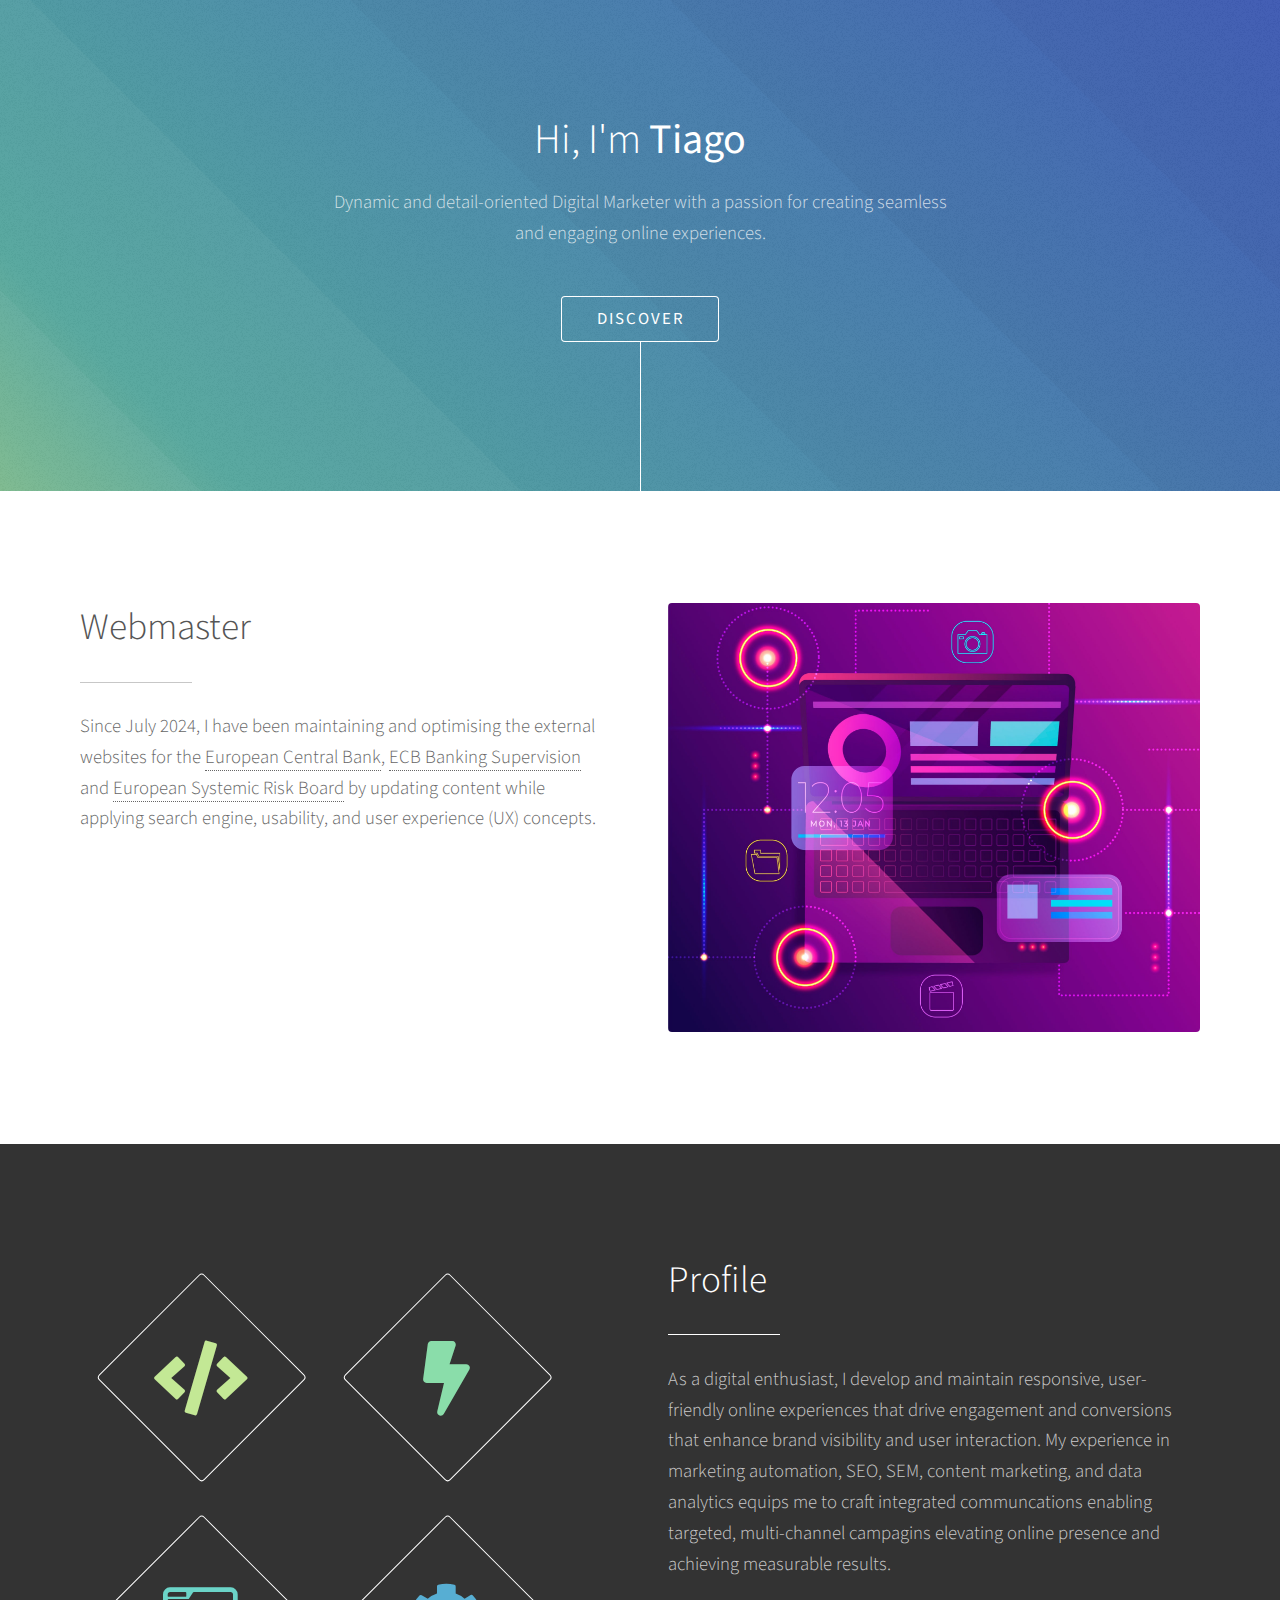
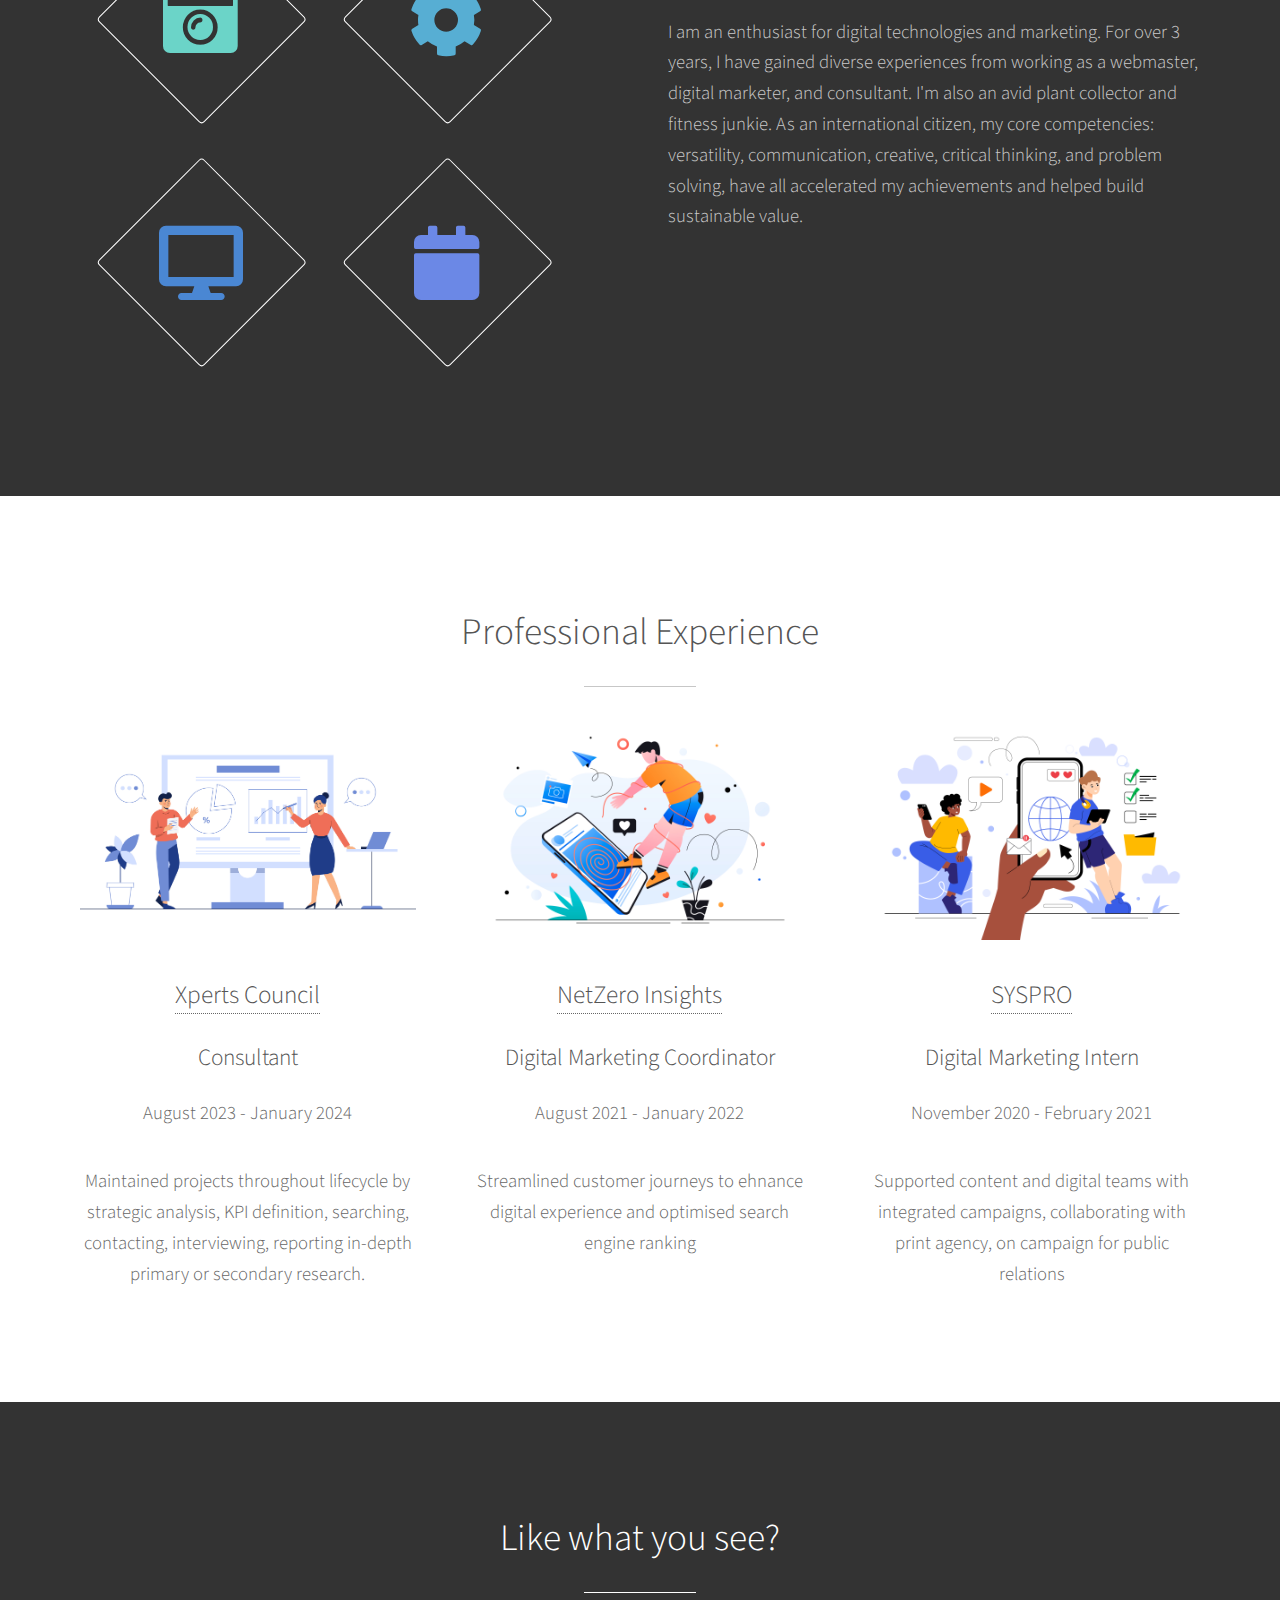
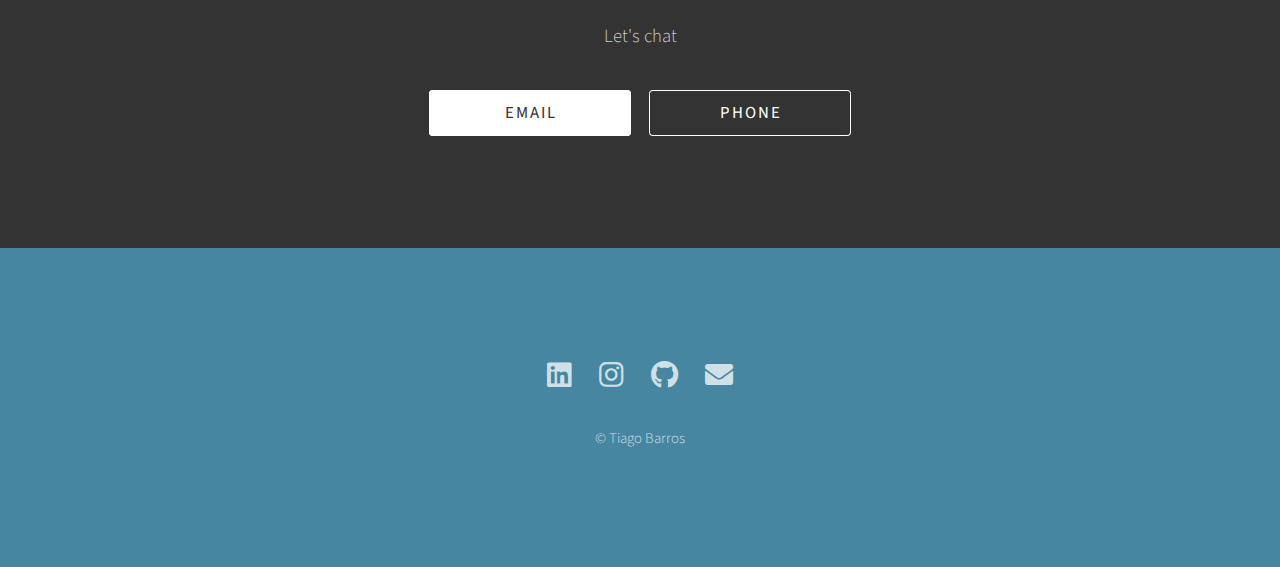
<file: index.html>
<!DOCTYPE HTML>
<!--
	Photon by HTML5 UP
	html5up.net | @ajlkn
	Free for personal and commercial use under the CCA 3.0 license (html5up.net/license)
-->
<html>
	<head>
		<title>Tiago Barros Curriculum Vitae</title>
		<meta charset="utf-8" />
		<meta name="viewport" content="width=device-width, initial-scale=1, user-scalable=no" />
		<link rel="stylesheet" href="assets/css/main.css" />
		<noscript><link rel="stylesheet" href="assets/css/noscript.css" /></noscript>
	</head>
	<body class="is-preload">

		<!-- Header -->
			<section id="header">
				<div class="inner">
					<h1>Hi, I'm <strong>Tiago</strong></h1>
					<p>Dynamic and detail-oriented Digital Marketer with a passion for creating seamless<br>and engaging online experiences.</p>
					<ul class="actions special">
						<li><a href="#one" class="button scrolly">Discover</a></li>
					</ul>
				</div>
			</section>

		<!-- One -->
			<section id="one" class="main style1">
				<div class="container">
					<div class="row gtr-150">
						<div class="col-6 col-12-medium">
							<header class="major">
								<h2>Webmaster</h2>
							</header>
							<p>Since July 2024, I have been maintaining and optimising the external websites for the <a Href="https://www.ecb.europa.eu/home/html/index.en.html">European Central Bank</a>, <a href="https://www.bankingsupervision.europa.eu/home/html/index.en.html">ECB Banking Supervision</a> and <a href="https://www.esrb.europa.eu/home/html/index.en.html">European Systemic Risk Board</a> by updating content while applying search engine, usability, and user experience (UX) concepts.</p>
						</div>
						<div class="col-6 col-12-medium imp-medium">
							<span class="image fit"><img src="/images/2279852.jpg" alt="" /></span>
						</div>
					</div>
				</div>
			</section>

		<!-- Two -->
			<section id="two" class="main style2">
				<div class="container">
					<div class="row gtr-150">
						<div class="col-6 col-12-medium">
							<ul class="major-icons">
								<li><span class="icon solid style1 major fa-code"></span></li>
								<li><span class="icon solid style2 major fa-bolt"></span></li>
								<li><span class="icon solid style3 major fa-camera-retro"></span></li>
								<li><span class="icon solid style4 major fa-cog"></span></li>
								<li><span class="icon solid style5 major fa-desktop"></span></li>
								<li><span class="icon solid style6 major fa-calendar"></span></li>
							</ul>
						</div>
						<div class="col-6 col-12-medium">
							<header class="major">
								<h2>Profile</h2>
							</header>
							<p>As a digital enthusiast, I develop and maintain responsive, user-friendly online experiences that drive engagement and conversions that enhance brand visibility and user interaction. My experience in marketing automation, SEO, SEM, content marketing, and data analytics equips me to craft integrated communcations enabling targeted, multi-channel campagins elevating online presence and achieving measurable results.</p>
							<p>I am an enthusiast for digital technologies and marketing. For over 3 years, I have gained diverse experiences from working as a webmaster, digital marketer, and consultant. I'm also an avid plant collector and fitness junkie. As an international citizen, my core competencies: versatility, communication, creative, critical thinking, and problem solving, have all accelerated my achievements and helped build sustainable value.</p>
						</div>
					</div>
				</div>
			</section>

		<!-- Three -->
			<section id="three" class="main style1 special">
				<div class="container">
					<header class="major">
						<h2>Professional Experience</h2>
					</header>
						<div class="row gtr-150">
						<div class="col-4 col-12-medium">
							<span class="image fit"><img src="images/Work_3.jpg" alt="" /></span>
							<h3><a Href="https://https://xpertscouncil.com/">Xperts Council</a></h3>
							<h4>Consultant</h4>
							<p>August 2023 - January 2024</p>
							<p>Maintained projects throughout lifecycle by strategic analysis, KPI definition, searching, contacting, interviewing, reporting in-depth primary or secondary research.</p>

						</div>
						<div class="col-4 col-12-medium">
							<span class="image fit"><img src="images/9603066.jpg" alt="" /></span>
							<h3><a Href="https://netzeroinsights.com/">NetZero Insights</a></h3>
							<h4>Digital Marketing Coordinator</h4>
							<p>August 2021 - January 2022</p>
							<p>Streamlined customer journeys to ehnance digital experience and optimised search engine ranking</p>

						</div>
						<div class="col-4 col-12-medium">
							<span class="image fit"><img src="images/10339979.jpg" alt="" /></span>
							<h3><a Href="https://www.syspro.com/">SYSPRO</a></h3>
							<h4>Digital Marketing Intern</h4>
							<p>November 2020 - February 2021</p>
							<p>Supported content and digital teams with integrated campaigns, collaborating with print agency, on campaign for public relations</p>

						</div>
					</div>
				</div>
			</section>

		<!-- Four -->
			<section id="four" class="main style2 special">
				<div class="container">
					<header class="major">
						<h2>Like what you see?</h2>
					</header>
					<p>Let's chat</p>
					<ul class="actions special">
						<li><a href="mailto:tiagodb3@gmail.com" class="button wide primary">Email</a></li>
						<li><a href="tel:+351913305205" class="button wide">Phone</a></li>
					</ul>
				</div>
			</section>

		<!-- Five -->
		<!--
			<section id="five" class="main style1">
				<div class="container">
					<header class="major special">
						<h2>Elements</h2>
					</header>

					<section>
						<h4>Text</h4>
						<p>This is <b>bold</b> and this is <strong>strong</strong>. This is <i>italic</i> and this is <em>emphasized</em>.
						This is <sup>superscript</sup> text and this is <sub>subscript</sub> text.
						This is <u>underlined</u> and this is code: <code>for (;;) { ... }</code>. Finally, <a href="#">this is a link</a>.</p>
						<hr />
						<header>
							<h4>Heading with a Subtitle</h4>
							<p>Lorem ipsum dolor sit amet nullam id egestas urna aliquam</p>
						</header>
						<p>Nunc lacinia ante nunc ac lobortis. Interdum adipiscing gravida odio porttitor sem non mi integer non faucibus ornare mi ut ante amet placerat aliquet. Volutpat eu sed ante lacinia sapien lorem accumsan varius montes viverra nibh in adipiscing blandit tempus accumsan.</p>
						<header>
							<h5>Heading with a Subtitle</h5>
							<p>Lorem ipsum dolor sit amet nullam id egestas urna aliquam</p>
						</header>
						<p>Nunc lacinia ante nunc ac lobortis. Interdum adipiscing gravida odio porttitor sem non mi integer non faucibus ornare mi ut ante amet placerat aliquet. Volutpat eu sed ante lacinia sapien lorem accumsan varius montes viverra nibh in adipiscing blandit tempus accumsan.</p>
						<hr />
						<h2>Heading Level 2</h2>
						<h3>Heading Level 3</h3>
						<h4>Heading Level 4</h4>
						<h5>Heading Level 5</h5>
						<h6>Heading Level 6</h6>
						<hr />
						<h5>Blockquote</h5>
						<blockquote>Fringilla nisl. Donec accumsan interdum nisi, quis tincidunt felis sagittis eget tempus euismod. Vestibulum ante ipsum primis in faucibus vestibulum. Blandit adipiscing eu felis iaculis volutpat ac adipiscing accumsan faucibus. Vestibulum ante ipsum primis in faucibus lorem ipsum dolor sit amet nullam adipiscing eu felis.</blockquote>
						<h5>Preformatted</h5>
						<pre><code>i = 0;

while (!deck.isInOrder()) {
print 'Iteration ' + i;
deck.shuffle();
i++;
}

print 'It took ' + i + ' iterations to sort the deck.';</code></pre>
					</section>

					<section>
						<h4>Lists</h4>
						<div class="row">
							<div class="col-6 col-12-medium">
								<h5>Unordered</h5>
								<ul>
									<li>Dolor pulvinar etiam.</li>
									<li>Sagittis adipiscing.</li>
									<li>Felis enim feugiat.</li>
								</ul>
								<h5>Alternate</h5>
								<ul class="alt">
									<li>Dolor pulvinar etiam.</li>
									<li>Sagittis adipiscing.</li>
									<li>Felis enim feugiat.</li>
								</ul>
							</div>
							<div class="col-6 col-12-medium">
								<h5>Ordered</h5>
								<ol>
									<li>Dolor pulvinar etiam.</li>
									<li>Etiam vel felis viverra.</li>
									<li>Felis enim feugiat.</li>
									<li>Dolor pulvinar etiam.</li>
									<li>Etiam vel felis lorem.</li>
									<li>Felis enim et feugiat.</li>
								</ol>
								<h5>Icons</h5>
								<ul class="icons">
									<li><a href="#" class="icon brands fa-twitter"><span class="label">Twitter</span></a></li>
									<li><a href="#" class="icon brands fa-facebook-f"><span class="label">Facebook</span></a></li>
									<li><a href="#" class="icon brands fa-instagram"><span class="label">Instagram</span></a></li>
									<li><a href="#" class="icon brands fa-github"><span class="label">Github</span></a></li>
								</ul>
							</div>
						</div>
						<h5>Actions</h5>
						<div class="row">
							<div class="col-6 col-12-medium">
								<ul class="actions">
									<li><a href="#" class="button primary">Default</a></li>
									<li><a href="#" class="button">Default</a></li>
								</ul>
								<ul class="actions small">
									<li><a href="#" class="button primary small">Small</a></li>
									<li><a href="#" class="button small">Small</a></li>
								</ul>
								<ul class="actions stacked">
									<li><a href="#" class="button primary">Default</a></li>
									<li><a href="#" class="button">Default</a></li>
								</ul>
								<ul class="actions stacked">
									<li><a href="#" class="button primary small">Small</a></li>
									<li><a href="#" class="button small">Small</a></li>
								</ul>
							</div>
							<div class="col-6 col-12-medium">
								<ul class="actions stacked">
									<li><a href="#" class="button primary fit">Default</a></li>
									<li><a href="#" class="button fit">Default</a></li>
								</ul>
								<ul class="actions stacked">
									<li><a href="#" class="button primary small fit">Small</a></li>
									<li><a href="#" class="button small fit">Small</a></li>
								</ul>
							</div>
						</div>
					</section>

					<section>
						<h4>Table</h4>
						<h5>Default</h5>
						<div class="table-wrapper">
							<table>
								<thead>
									<tr>
										<th>Name</th>
										<th>Description</th>
										<th>Price</th>
									</tr>
								</thead>
								<tbody>
									<tr>
										<td>Item One</td>
										<td>Ante turpis integer aliquet porttitor.</td>
										<td>29.99</td>
									</tr>
									<tr>
										<td>Item Two</td>
										<td>Vis ac commodo adipiscing arcu aliquet.</td>
										<td>19.99</td>
									</tr>
									<tr>
										<td>Item Three</td>
										<td> Morbi faucibus arcu accumsan lorem.</td>
										<td>29.99</td>
									</tr>
									<tr>
										<td>Item Four</td>
										<td>Vitae integer tempus condimentum.</td>
										<td>19.99</td>
									</tr>
									<tr>
										<td>Item Five</td>
										<td>Ante turpis integer aliquet porttitor.</td>
										<td>29.99</td>
									</tr>
								</tbody>
								<tfoot>
									<tr>
										<td colspan="2"></td>
										<td>100.00</td>
									</tr>
								</tfoot>
							</table>
						</div>

						<h5>Alternate</h5>
						<div class="table-wrapper">
							<table class="alt">
								<thead>
									<tr>
										<th>Name</th>
										<th>Description</th>
										<th>Price</th>
									</tr>
								</thead>
								<tbody>
									<tr>
										<td>Item One</td>
										<td>Ante turpis integer aliquet porttitor.</td>
										<td>29.99</td>
									</tr>
									<tr>
										<td>Item Two</td>
										<td>Vis ac commodo adipiscing arcu aliquet.</td>
										<td>19.99</td>
									</tr>
									<tr>
										<td>Item Three</td>
										<td> Morbi faucibus arcu accumsan lorem.</td>
										<td>29.99</td>
									</tr>
									<tr>
										<td>Item Four</td>
										<td>Vitae integer tempus condimentum.</td>
										<td>19.99</td>
									</tr>
									<tr>
										<td>Item Five</td>
										<td>Ante turpis integer aliquet porttitor.</td>
										<td>29.99</td>
									</tr>
								</tbody>
								<tfoot>
									<tr>
										<td colspan="2"></td>
										<td>100.00</td>
									</tr>
								</tfoot>
							</table>
						</div>
					</section>

					<section>
						<h4>Buttons</h4>
						<ul class="actions">
							<li><a href="#" class="button primary">Primary</a></li>
							<li><a href="#" class="button">Default</a></li>
						</ul>
						<ul class="actions">
							<li><a href="#" class="button large">Large</a></li>
							<li><a href="#" class="button">Default</a></li>
							<li><a href="#" class="button small">Small</a></li>
						</ul>
						<ul class="actions fit">
							<li><a href="#" class="button fit">Fit</a></li>
							<li><a href="#" class="button primary fit">Fit</a></li>
							<li><a href="#" class="button fit">Fit</a></li>
						</ul>
						<ul class="actions fit small">
							<li><a href="#" class="button primary fit small">Fit + Small</a></li>
							<li><a href="#" class="button fit small">Fit + Small</a></li>
							<li><a href="#" class="button primary fit small">Fit + Small</a></li>
						</ul>
						<ul class="actions">
							<li><a href="#" class="button primary icon solid fa-download">Icon</a></li>
							<li><a href="#" class="button icon solid fa-download">Icon</a></li>
						</ul>
						<ul class="actions">
							<li><span class="button primary disabled">Disabled</span></li>
							<li><span class="button disabled">Disabled</span></li>
						</ul>
					</section>

					<section>
						<h4>Form</h4>
						<form method="post" action="#">
							<div class="row gtr-uniform gtr-50">
								<div class="col-6 col-12-xsmall">
									<input type="text" name="demo-name" id="demo-name" value="" placeholder="Name" />
								</div>
								<div class="col-6 col-12-xsmall">
									<input type="email" name="demo-email" id="demo-email" value="" placeholder="Email" />
								</div>
								<div class="col-12">
									<select name="demo-category" id="demo-category">
										<option value="">- Category -</option>
										<option value="1">Manufacturing</option>
										<option value="1">Shipping</option>
										<option value="1">Administration</option>
										<option value="1">Human Resources</option>
									</select>
								</div>
								<div class="col-4 col-12-small">
									<input type="radio" id="demo-priority-low" name="demo-priority" checked>
									<label for="demo-priority-low">Low</label>
								</div>
								<div class="col-4 col-12-small">
									<input type="radio" id="demo-priority-normal" name="demo-priority">
									<label for="demo-priority-normal">Normal</label>
								</div>
								<div class="col-4 col-12-small">
									<input type="radio" id="demo-priority-high" name="demo-priority">
									<label for="demo-priority-high">High</label>
								</div>
								<div class="col-6 col-12-small">
									<input type="checkbox" id="demo-copy" name="demo-copy">
									<label for="demo-copy">Email me a copy</label>
								</div>
								<div class="col-6 col-12-small">
									<input type="checkbox" id="demo-human" name="demo-human" checked>
									<label for="demo-human">Not a robot</label>
								</div>
								<div class="col-12">
									<textarea name="demo-message" id="demo-message" placeholder="Enter your message" rows="6"></textarea>
								</div>
								<div class="col-12">
									<ul class="actions">
										<li><input type="submit" value="Send Message" class="primary" /></li>
										<li><input type="reset" value="Reset" /></li>
									</ul>
								</div>
							</div>
						</form>
					</section>

					<section>
						<h4>Image</h4>
						<h5>Fit</h5>
						<div class="box alt">
							<div class="row gtr-uniform gtr-50">
								<div class="col-12"><span class="image fit"><img src="images/pic06.jpg" alt="" /></span></div>
								<div class="col-4"><span class="image fit"><img src="images/pic02.jpg" alt="" /></span></div>
								<div class="col-4"><span class="image fit"><img src="images/pic03.jpg" alt="" /></span></div>
								<div class="col-4"><span class="image fit"><img src="images/pic04.jpg" alt="" /></span></div>
								<div class="col-4"><span class="image fit"><img src="images/pic03.jpg" alt="" /></span></div>
								<div class="col-4"><span class="image fit"><img src="images/pic04.jpg" alt="" /></span></div>
								<div class="col-4"><span class="image fit"><img src="images/pic02.jpg" alt="" /></span></div>
								<div class="col-4"><span class="image fit"><img src="images/pic04.jpg" alt="" /></span></div>
								<div class="col-4"><span class="image fit"><img src="images/pic02.jpg" alt="" /></span></div>
								<div class="col-4"><span class="image fit"><img src="images/pic03.jpg" alt="" /></span></div>
							</div>
						</div>
						<h5>Left &amp; Right</h5>
						<p><span class="image left"><img src="images/pic05.jpg" alt="" /></span>Fringilla nisl. Donec accumsan interdum nisi, quis tincidunt felis sagittis eget. tempus euismod. Vestibulum ante ipsum primis in faucibus vestibulum. Blandit adipiscing eu felis iaculis volutpat ac adipiscing accumsan eu faucibus. Integer ac pellentesque praesent tincidunt felis sagittis eget. tempus euismod. Vestibulum ante ipsum primis in faucibus vestibulum. Blandit adipiscing eu felis iaculis volutpat ac adipiscing accumsan eu faucibus. Integer ac pellentesque praesent. Donec accumsan interdum nisi, quis tincidunt felis sagittis eget. tempus euismod. Vestibulum ante ipsum primis in faucibus vestibulum. Blandit adipiscing eu felis iaculis volutpat ac adipiscing accumsan eu faucibus. Integer ac pellentesque praesent tincidunt felis sagittis eget. tempus euismod. Vestibulum ante ipsum primis in faucibus vestibulum. Blandit adipiscing eu felis iaculis volutpat ac adipiscing accumsan eu faucibus. Integer ac pellentesque praesent. Blandit adipiscing eu felis iaculis volutpat ac adipiscing accumsan eu faucibus. Integer ac pellentesque praesent tincidunt felis sagittis eget. tempus euismod. Vestibulum ante ipsum primis in faucibus vestibulum. Blandit adipiscing eu felis iaculis volutpat ac adipiscing accumsan eu faucibus. Integer ac pellentesque praesent.</p>
						<p><span class="image right"><img src="images/pic05.jpg" alt="" /></span>Fringilla nisl. Donec accumsan interdum nisi, quis tincidunt felis sagittis eget. tempus euismod. Vestibulum ante ipsum primis in faucibus vestibulum. Blandit adipiscing eu felis iaculis volutpat ac adipiscing accumsan eu faucibus. Integer ac pellentesque praesent tincidunt felis sagittis eget. tempus euismod. Vestibulum ante ipsum primis in faucibus vestibulum. Blandit adipiscing eu felis iaculis volutpat ac adipiscing accumsan eu faucibus. Integer ac pellentesque praesent. Donec accumsan interdum nisi, quis tincidunt felis sagittis eget. tempus euismod. Vestibulum ante ipsum primis in faucibus vestibulum. Blandit adipiscing eu felis iaculis volutpat ac adipiscing accumsan eu faucibus. Integer ac pellentesque praesent tincidunt felis sagittis eget. tempus euismod. Vestibulum ante ipsum primis in faucibus vestibulum. Blandit adipiscing eu felis iaculis volutpat ac adipiscing accumsan eu faucibus. Integer ac pellentesque praesent. Blandit adipiscing eu felis iaculis volutpat ac adipiscing accumsan eu faucibus. Integer ac pellentesque praesent tincidunt felis sagittis eget. tempus euismod. Vestibulum ante ipsum primis in faucibus vestibulum. Blandit adipiscing eu felis iaculis volutpat ac adipiscing accumsan eu faucibus. Integer ac pellentesque praesent.</p>
					</section>

				</div>
			</section>
		-->

		<!-- Footer -->
			<section id="footer">
				<ul class="icons">
					<li><a href="https://www.linkedin.com/in/barros-tiago-/" class="icon brands alt fa-linkedin"><span class="label">LinkedIn</span></a></li>
					<li><a href="https://www.instagram.com/bossmanbarros/" class="icon brands alt fa-instagram"><span class="label">Instagram</span></a></li>
					<li><a href="https://github.com/714GO" class="icon brands alt fa-github"><span class="label">GitHub</span></a></li>
					<li><a href="mailto:tiagodb3@gmail.com" class="icon solid alt fa-envelope"><span class="label">Email</span></a></li>

				</ul>
				<ul class="copyright">
					<li>&copy; Tiago Barros</li>
				</ul>
			</section>

		<!-- Scripts -->
			<script src="assets/js/jquery.min.js"></script>
			<script src="assets/js/jquery.scrolly.min.js"></script>
			<script src="assets/js/browser.min.js"></script>
			<script src="assets/js/breakpoints.min.js"></script>
			<script src="assets/js/util.js"></script>
			<script src="assets/js/main.js"></script>

	</body>
</html>
</file>
<file: assets/css/noscript.css>
/*
	Photon by HTML5 UP
	html5up.net | @ajlkn
	Free for personal and commercial use under the CCA 3.0 license (html5up.net/license)
*/

/* Header */

	body.is-preload #header .inner {
		-moz-transform: none;
		-webkit-transform: none;
		-ms-transform: none;
		transform: none;
		opacity: 1;
	}

		body.is-preload #header .inner .actions {
			-moz-transform: none;
			-webkit-transform: none;
			-ms-transform: none;
			transform: none;
			opacity: 1;
		}

	body.is-preload #header:after {
		opacity: 0;
	}
</file>
<file: assets/css/main.css>
@import url("fontawesome-all.min.css");
@import url("https://fonts.googleapis.com/css?family=Source+Sans+Pro:300,300italic,400,400italic");

/*
	Photon by HTML5 UP
	html5up.net | @ajlkn
	Free for personal and commercial use under the CCA 3.0 license (html5up.net/license)
*/

html, body, div, span, applet, object,
iframe, h1, h2, h3, h4, h5, h6, p, blockquote,
pre, a, abbr, acronym, address, big, cite,
code, del, dfn, em, img, ins, kbd, q, s, samp,
small, strike, strong, sub, sup, tt, var, b,
u, i, center, dl, dt, dd, ol, ul, li, fieldset,
form, label, legend, table, caption, tbody,
tfoot, thead, tr, th, td, article, aside,
canvas, details, embed, figure, figcaption,
footer, header, hgroup, menu, nav, output, ruby,
section, summary, time, mark, audio, video {
	margin: 0;
	padding: 0;
	border: 0;
	font-size: 100%;
	font: inherit;
	vertical-align: baseline;}

article, aside, details, figcaption, figure,
footer, header, hgroup, menu, nav, section {
	display: block;}

body {
	line-height: 1;
}

ol, ul {
	list-style: none;
}

blockquote, q {
	quotes: none;
}

	blockquote:before, blockquote:after, q:before, q:after {
		content: '';
		content: none;
	}

table {
	border-collapse: collapse;
	border-spacing: 0;
}

body {
	-webkit-text-size-adjust: none;
}

mark {
	background-color: transparent;
	color: inherit;
}

input::-moz-focus-inner {
	border: 0;
	padding: 0;
}

input, select, textarea {
	-moz-appearance: none;
	-webkit-appearance: none;
	-ms-appearance: none;
	appearance: none;
}

/* Basic */

	html {
		box-sizing: border-box;
	}

	*, *:before, *:after {
		box-sizing: inherit;
	}

	body {
		background: #fff;
	}

		body.is-preload *, body.is-preload *:before, body.is-preload *:after {
			-moz-animation: none !important;
			-webkit-animation: none !important;
			-ms-animation: none !important;
			animation: none !important;
			-moz-transition: none !important;
			-webkit-transition: none !important;
			-ms-transition: none !important;
			transition: none !important;
		}

	body, input, select, textarea {
		color: #666;
		font-family: "Source Sans Pro", Helvetica, sans-serif;
		font-size: 16pt;
		font-weight: 300;
		line-height: 1.65em;
	}

	a {
		-moz-transition: color 0.2s ease-in-out, border-color 0.2s ease-in-out;
		-webkit-transition: color 0.2s ease-in-out, border-color 0.2s ease-in-out;
		-ms-transition: color 0.2s ease-in-out, border-color 0.2s ease-in-out;
		transition: color 0.2s ease-in-out, border-color 0.2s ease-in-out;
		border-bottom: dotted 1px #666;
		color: inherit;
		text-decoration: none;
	}

		a:hover {
			border-bottom-color: transparent !important;
			color: #6bd4c8;
		}

	strong, b {
		color: #555;
		font-weight: 400;
	}

	em, i {
		font-style: italic;
	}

	p {
		margin: 0 0 2em 0;
	}

	h1, h2, h3, h4, h5, h6 {
		color: #555;
		line-height: 1em;
		margin: 0 0 1em 0;
	}

		h1 a, h2 a, h3 a, h4 a, h5 a, h6 a {
			color: inherit;
			text-decoration: none;
		}

	h1 {
		font-size: 2.25em;
		line-height: 1.35em;
	}

	h2 {
		font-size: 2em;
		line-height: 1.35em;
	}

	h3 {
		font-size: 1.35em;
		line-height: 1.5em;
	}

	h4 {
		font-size: 1.25em;
		line-height: 1.5em;
	}

	h5 {
		font-size: 0.9em;
		line-height: 1.5em;
	}

	h6 {
		font-size: 0.7em;
		line-height: 1.5em;
	}

	sub {
		font-size: 0.8em;
		position: relative;
		top: 0.5em;
	}

	sup {
		font-size: 0.8em;
		position: relative;
		top: -0.5em;
	}

	hr {
		border: 0;
		border-bottom: solid 1px rgba(144, 144, 144, 0.5);
		margin: 2em 0;
	}

		hr.major {
			margin: 3em 0;
		}

	blockquote {
		border-left: solid 4px rgba(144, 144, 144, 0.5);
		font-style: italic;
		margin: 0 0 2em 0;
		padding: 0.5em 0 0.5em 2em;
	}

	code {
		background: rgba(144, 144, 144, 0.075);
		border-radius: 4px;
		border: solid 1px rgba(144, 144, 144, 0.5);
		font-family: "Courier New", monospace;
		font-size: 0.9em;
		margin: 0 0.25em;
		padding: 0.25em 0.65em;
	}

	pre {
		-webkit-overflow-scrolling: touch;
		font-family: "Courier New", monospace;
		font-size: 0.9em;
		margin: 0 0 2em 0;
	}

		pre code {
			display: block;
			line-height: 1.75em;
			padding: 1em 1.5em;
			overflow-x: auto;
		}

	.align-left {
		text-align: left;
	}

	.align-center {
		text-align: center;
	}

	.align-right {
		text-align: right;
	}

/* Container */

	.container {
		margin: 0 auto;
		max-width: calc(100% - 4em);
		width: 60em;
	}

		.container.xsmall {
			width: 15em;
		}

		.container.small {
			width: 30em;
		}

		.container.medium {
			width: 45em;
		}

		.container.large {
			width: 75em;
		}

		.container.xlarge {
			width: 90em;
		}

		.container.max {
			width: 100%;
		}

		@media screen and (max-width: 980px) {

			.container {
				max-width: 100% !important;
				width: 100% !important;
			}

		}

		@media screen and (max-width: 480px) {

			.container {
				max-width: calc(100% - 3em);
			}

		}

/* Row */

	.row {
		display: flex;
		flex-wrap: wrap;
		box-sizing: border-box;
		align-items: stretch;
	}

		.row > * {
			box-sizing: border-box;
		}

		.row.gtr-uniform > * > :last-child {
			margin-bottom: 0;
		}

		.row.aln-left {
			justify-content: flex-start;
		}

		.row.aln-center {
			justify-content: center;
		}

		.row.aln-right {
			justify-content: flex-end;
		}

		.row.aln-top {
			align-items: flex-start;
		}

		.row.aln-middle {
			align-items: center;
		}

		.row.aln-bottom {
			align-items: flex-end;
		}

		.row > .imp {
			order: -1;
		}

		.row > .col-1 {
			width: 8.33333%;
		}

		.row > .off-1 {
			margin-left: 8.33333%;
		}

		.row > .col-2 {
			width: 16.66667%;
		}

		.row > .off-2 {
			margin-left: 16.66667%;
		}

		.row > .col-3 {
			width: 25%;
		}

		.row > .off-3 {
			margin-left: 25%;
		}

		.row > .col-4 {
			width: 33.33333%;
		}

		.row > .off-4 {
			margin-left: 33.33333%;
		}

		.row > .col-5 {
			width: 41.66667%;
		}

		.row > .off-5 {
			margin-left: 41.66667%;
		}

		.row > .col-6 {
			width: 50%;
		}

		.row > .off-6 {
			margin-left: 50%;
		}

		.row > .col-7 {
			width: 58.33333%;
		}

		.row > .off-7 {
			margin-left: 58.33333%;
		}

		.row > .col-8 {
			width: 66.66667%;
		}

		.row > .off-8 {
			margin-left: 66.66667%;
		}

		.row > .col-9 {
			width: 75%;
		}

		.row > .off-9 {
			margin-left: 75%;
		}

		.row > .col-10 {
			width: 83.33333%;
		}

		.row > .off-10 {
			margin-left: 83.33333%;
		}

		.row > .col-11 {
			width: 91.66667%;
		}

		.row > .off-11 {
			margin-left: 91.66667%;
		}

		.row > .col-12 {
			width: 100%;
		}

		.row > .off-12 {
			margin-left: 100%;
		}

		.row.gtr-0 {
			margin-top: 0;
			margin-left: 0em;
		}

			.row.gtr-0 > * {
				padding: 0 0 0 0em;
			}

			.row.gtr-0.gtr-uniform {
				margin-top: 0em;
			}

				.row.gtr-0.gtr-uniform > * {
					padding-top: 0em;
				}

		.row.gtr-25 {
			margin-top: 0;
			margin-left: -0.5em;
		}

			.row.gtr-25 > * {
				padding: 0 0 0 0.5em;
			}

			.row.gtr-25.gtr-uniform {
				margin-top: -0.5em;
			}

				.row.gtr-25.gtr-uniform > * {
					padding-top: 0.5em;
				}

		.row.gtr-50 {
			margin-top: 0;
			margin-left: -1em;
		}

			.row.gtr-50 > * {
				padding: 0 0 0 1em;
			}

			.row.gtr-50.gtr-uniform {
				margin-top: -1em;
			}

				.row.gtr-50.gtr-uniform > * {
					padding-top: 1em;
				}

		.row {
			margin-top: 0;
			margin-left: -2em;
		}

			.row > * {
				padding: 0 0 0 2em;
			}

			.row.gtr-uniform {
				margin-top: -2em;
			}

				.row.gtr-uniform > * {
					padding-top: 2em;
				}

		.row.gtr-150 {
			margin-top: 0;
			margin-left: -3em;
		}

			.row.gtr-150 > * {
				padding: 0 0 0 3em;
			}

			.row.gtr-150.gtr-uniform {
				margin-top: -3em;
			}

				.row.gtr-150.gtr-uniform > * {
					padding-top: 3em;
				}

		.row.gtr-200 {
			margin-top: 0;
			margin-left: -4em;
		}

			.row.gtr-200 > * {
				padding: 0 0 0 4em;
			}

			.row.gtr-200.gtr-uniform {
				margin-top: -4em;
			}

				.row.gtr-200.gtr-uniform > * {
					padding-top: 4em;
				}

		@media screen and (max-width: 1680px) {

			.row {
				display: flex;
				flex-wrap: wrap;
				box-sizing: border-box;
				align-items: stretch;
			}

				.row > * {
					box-sizing: border-box;
				}

				.row.gtr-uniform > * > :last-child {
					margin-bottom: 0;
				}

				.row.aln-left {
					justify-content: flex-start;
				}

				.row.aln-center {
					justify-content: center;
				}

				.row.aln-right {
					justify-content: flex-end;
				}

				.row.aln-top {
					align-items: flex-start;
				}

				.row.aln-middle {
					align-items: center;
				}

				.row.aln-bottom {
					align-items: flex-end;
				}

				.row > .imp-xlarge {
					order: -1;
				}

				.row > .col-1-xlarge {
					width: 8.33333%;
				}

				.row > .off-1-xlarge {
					margin-left: 8.33333%;
				}

				.row > .col-2-xlarge {
					width: 16.66667%;
				}

				.row > .off-2-xlarge {
					margin-left: 16.66667%;
				}

				.row > .col-3-xlarge {
					width: 25%;
				}

				.row > .off-3-xlarge {
					margin-left: 25%;
				}

				.row > .col-4-xlarge {
					width: 33.33333%;
				}

				.row > .off-4-xlarge {
					margin-left: 33.33333%;
				}

				.row > .col-5-xlarge {
					width: 41.66667%;
				}

				.row > .off-5-xlarge {
					margin-left: 41.66667%;
				}

				.row > .col-6-xlarge {
					width: 50%;
				}

				.row > .off-6-xlarge {
					margin-left: 50%;
				}

				.row > .col-7-xlarge {
					width: 58.33333%;
				}

				.row > .off-7-xlarge {
					margin-left: 58.33333%;
				}

				.row > .col-8-xlarge {
					width: 66.66667%;
				}

				.row > .off-8-xlarge {
					margin-left: 66.66667%;
				}

				.row > .col-9-xlarge {
					width: 75%;
				}

				.row > .off-9-xlarge {
					margin-left: 75%;
				}

				.row > .col-10-xlarge {
					width: 83.33333%;
				}

				.row > .off-10-xlarge {
					margin-left: 83.33333%;
				}

				.row > .col-11-xlarge {
					width: 91.66667%;
				}

				.row > .off-11-xlarge {
					margin-left: 91.66667%;
				}

				.row > .col-12-xlarge {
					width: 100%;
				}

				.row > .off-12-xlarge {
					margin-left: 100%;
				}

				.row.gtr-0 {
					margin-top: 0;
					margin-left: 0em;
				}

					.row.gtr-0 > * {
						padding: 0 0 0 0em;
					}

					.row.gtr-0.gtr-uniform {
						margin-top: 0em;
					}

						.row.gtr-0.gtr-uniform > * {
							padding-top: 0em;
						}

				.row.gtr-25 {
					margin-top: 0;
					margin-left: -0.5em;
				}

					.row.gtr-25 > * {
						padding: 0 0 0 0.5em;
					}

					.row.gtr-25.gtr-uniform {
						margin-top: -0.5em;
					}

						.row.gtr-25.gtr-uniform > * {
							padding-top: 0.5em;
						}

				.row.gtr-50 {
					margin-top: 0;
					margin-left: -1em;
				}

					.row.gtr-50 > * {
						padding: 0 0 0 1em;
					}

					.row.gtr-50.gtr-uniform {
						margin-top: -1em;
					}

						.row.gtr-50.gtr-uniform > * {
							padding-top: 1em;
						}

				.row {
					margin-top: 0;
					margin-left: -2em;
				}

					.row > * {
						padding: 0 0 0 2em;
					}

					.row.gtr-uniform {
						margin-top: -2em;
					}

						.row.gtr-uniform > * {
							padding-top: 2em;
						}

				.row.gtr-150 {
					margin-top: 0;
					margin-left: -3em;
				}

					.row.gtr-150 > * {
						padding: 0 0 0 3em;
					}

					.row.gtr-150.gtr-uniform {
						margin-top: -3em;
					}

						.row.gtr-150.gtr-uniform > * {
							padding-top: 3em;
						}

				.row.gtr-200 {
					margin-top: 0;
					margin-left: -4em;
				}

					.row.gtr-200 > * {
						padding: 0 0 0 4em;
					}

					.row.gtr-200.gtr-uniform {
						margin-top: -4em;
					}

						.row.gtr-200.gtr-uniform > * {
							padding-top: 4em;
						}

		}

		@media screen and (max-width: 1140px) {

			.row {
				display: flex;
				flex-wrap: wrap;
				box-sizing: border-box;
				align-items: stretch;
			}

				.row > * {
					box-sizing: border-box;
				}

				.row.gtr-uniform > * > :last-child {
					margin-bottom: 0;
				}

				.row.aln-left {
					justify-content: flex-start;
				}

				.row.aln-center {
					justify-content: center;
				}

				.row.aln-right {
					justify-content: flex-end;
				}

				.row.aln-top {
					align-items: flex-start;
				}

				.row.aln-middle {
					align-items: center;
				}

				.row.aln-bottom {
					align-items: flex-end;
				}

				.row > .imp-large {
					order: -1;
				}

				.row > .col-1-large {
					width: 8.33333%;
				}

				.row > .off-1-large {
					margin-left: 8.33333%;
				}

				.row > .col-2-large {
					width: 16.66667%;
				}

				.row > .off-2-large {
					margin-left: 16.66667%;
				}

				.row > .col-3-large {
					width: 25%;
				}

				.row > .off-3-large {
					margin-left: 25%;
				}

				.row > .col-4-large {
					width: 33.33333%;
				}

				.row > .off-4-large {
					margin-left: 33.33333%;
				}

				.row > .col-5-large {
					width: 41.66667%;
				}

				.row > .off-5-large {
					margin-left: 41.66667%;
				}

				.row > .col-6-large {
					width: 50%;
				}

				.row > .off-6-large {
					margin-left: 50%;
				}

				.row > .col-7-large {
					width: 58.33333%;
				}

				.row > .off-7-large {
					margin-left: 58.33333%;
				}

				.row > .col-8-large {
					width: 66.66667%;
				}

				.row > .off-8-large {
					margin-left: 66.66667%;
				}

				.row > .col-9-large {
					width: 75%;
				}

				.row > .off-9-large {
					margin-left: 75%;
				}

				.row > .col-10-large {
					width: 83.33333%;
				}

				.row > .off-10-large {
					margin-left: 83.33333%;
				}

				.row > .col-11-large {
					width: 91.66667%;
				}

				.row > .off-11-large {
					margin-left: 91.66667%;
				}

				.row > .col-12-large {
					width: 100%;
				}

				.row > .off-12-large {
					margin-left: 100%;
				}

				.row.gtr-0 {
					margin-top: 0;
					margin-left: 0em;
				}

					.row.gtr-0 > * {
						padding: 0 0 0 0em;
					}

					.row.gtr-0.gtr-uniform {
						margin-top: 0em;
					}

						.row.gtr-0.gtr-uniform > * {
							padding-top: 0em;
						}

				.row.gtr-25 {
					margin-top: 0;
					margin-left: -0.5em;
				}

					.row.gtr-25 > * {
						padding: 0 0 0 0.5em;
					}

					.row.gtr-25.gtr-uniform {
						margin-top: -0.5em;
					}

						.row.gtr-25.gtr-uniform > * {
							padding-top: 0.5em;
						}

				.row.gtr-50 {
					margin-top: 0;
					margin-left: -1em;
				}

					.row.gtr-50 > * {
						padding: 0 0 0 1em;
					}

					.row.gtr-50.gtr-uniform {
						margin-top: -1em;
					}

						.row.gtr-50.gtr-uniform > * {
							padding-top: 1em;
						}

				.row {
					margin-top: 0;
					margin-left: -2em;
				}

					.row > * {
						padding: 0 0 0 2em;
					}

					.row.gtr-uniform {
						margin-top: -2em;
					}

						.row.gtr-uniform > * {
							padding-top: 2em;
						}

				.row.gtr-150 {
					margin-top: 0;
					margin-left: -3em;
				}

					.row.gtr-150 > * {
						padding: 0 0 0 3em;
					}

					.row.gtr-150.gtr-uniform {
						margin-top: -3em;
					}

						.row.gtr-150.gtr-uniform > * {
							padding-top: 3em;
						}

				.row.gtr-200 {
					margin-top: 0;
					margin-left: -4em;
				}

					.row.gtr-200 > * {
						padding: 0 0 0 4em;
					}

					.row.gtr-200.gtr-uniform {
						margin-top: -4em;
					}

						.row.gtr-200.gtr-uniform > * {
							padding-top: 4em;
						}

		}

		@media screen and (max-width: 980px) {

			.row {
				display: flex;
				flex-wrap: wrap;
				box-sizing: border-box;
				align-items: stretch;
			}

				.row > * {
					box-sizing: border-box;
				}

				.row.gtr-uniform > * > :last-child {
					margin-bottom: 0;
				}

				.row.aln-left {
					justify-content: flex-start;
				}

				.row.aln-center {
					justify-content: center;
				}

				.row.aln-right {
					justify-content: flex-end;
				}

				.row.aln-top {
					align-items: flex-start;
				}

				.row.aln-middle {
					align-items: center;
				}

				.row.aln-bottom {
					align-items: flex-end;
				}

				.row > .imp-medium {
					order: -1;
				}

				.row > .col-1-medium {
					width: 8.33333%;
				}

				.row > .off-1-medium {
					margin-left: 8.33333%;
				}

				.row > .col-2-medium {
					width: 16.66667%;
				}

				.row > .off-2-medium {
					margin-left: 16.66667%;
				}

				.row > .col-3-medium {
					width: 25%;
				}

				.row > .off-3-medium {
					margin-left: 25%;
				}

				.row > .col-4-medium {
					width: 33.33333%;
				}

				.row > .off-4-medium {
					margin-left: 33.33333%;
				}

				.row > .col-5-medium {
					width: 41.66667%;
				}

				.row > .off-5-medium {
					margin-left: 41.66667%;
				}

				.row > .col-6-medium {
					width: 50%;
				}

				.row > .off-6-medium {
					margin-left: 50%;
				}

				.row > .col-7-medium {
					width: 58.33333%;
				}

				.row > .off-7-medium {
					margin-left: 58.33333%;
				}

				.row > .col-8-medium {
					width: 66.66667%;
				}

				.row > .off-8-medium {
					margin-left: 66.66667%;
				}

				.row > .col-9-medium {
					width: 75%;
				}

				.row > .off-9-medium {
					margin-left: 75%;
				}

				.row > .col-10-medium {
					width: 83.33333%;
				}

				.row > .off-10-medium {
					margin-left: 83.33333%;
				}

				.row > .col-11-medium {
					width: 91.66667%;
				}

				.row > .off-11-medium {
					margin-left: 91.66667%;
				}

				.row > .col-12-medium {
					width: 100%;
				}

				.row > .off-12-medium {
					margin-left: 100%;
				}

				.row.gtr-0 {
					margin-top: 0;
					margin-left: 0em;
				}

					.row.gtr-0 > * {
						padding: 0 0 0 0em;
					}

					.row.gtr-0.gtr-uniform {
						margin-top: 0em;
					}

						.row.gtr-0.gtr-uniform > * {
							padding-top: 0em;
						}

				.row.gtr-25 {
					margin-top: 0;
					margin-left: -0.5em;
				}

					.row.gtr-25 > * {
						padding: 0 0 0 0.5em;
					}

					.row.gtr-25.gtr-uniform {
						margin-top: -0.5em;
					}

						.row.gtr-25.gtr-uniform > * {
							padding-top: 0.5em;
						}

				.row.gtr-50 {
					margin-top: 0;
					margin-left: -1em;
				}

					.row.gtr-50 > * {
						padding: 0 0 0 1em;
					}

					.row.gtr-50.gtr-uniform {
						margin-top: -1em;
					}

						.row.gtr-50.gtr-uniform > * {
							padding-top: 1em;
						}

				.row {
					margin-top: 0;
					margin-left: -2em;
				}

					.row > * {
						padding: 0 0 0 2em;
					}

					.row.gtr-uniform {
						margin-top: -2em;
					}

						.row.gtr-uniform > * {
							padding-top: 2em;
						}

				.row.gtr-150 {
					margin-top: 0;
					margin-left: -3em;
				}

					.row.gtr-150 > * {
						padding: 0 0 0 3em;
					}

					.row.gtr-150.gtr-uniform {
						margin-top: -3em;
					}

						.row.gtr-150.gtr-uniform > * {
							padding-top: 3em;
						}

				.row.gtr-200 {
					margin-top: 0;
					margin-left: -4em;
				}

					.row.gtr-200 > * {
						padding: 0 0 0 4em;
					}

					.row.gtr-200.gtr-uniform {
						margin-top: -4em;
					}

						.row.gtr-200.gtr-uniform > * {
							padding-top: 4em;
						}

		}

		@media screen and (max-width: 736px) {

			.row {
				display: flex;
				flex-wrap: wrap;
				box-sizing: border-box;
				align-items: stretch;
			}

				.row > * {
					box-sizing: border-box;
				}

				.row.gtr-uniform > * > :last-child {
					margin-bottom: 0;
				}

				.row.aln-left {
					justify-content: flex-start;
				}

				.row.aln-center {
					justify-content: center;
				}

				.row.aln-right {
					justify-content: flex-end;
				}

				.row.aln-top {
					align-items: flex-start;
				}

				.row.aln-middle {
					align-items: center;
				}

				.row.aln-bottom {
					align-items: flex-end;
				}

				.row > .imp-small {
					order: -1;
				}

				.row > .col-1-small {
					width: 8.33333%;
				}

				.row > .off-1-small {
					margin-left: 8.33333%;
				}

				.row > .col-2-small {
					width: 16.66667%;
				}

				.row > .off-2-small {
					margin-left: 16.66667%;
				}

				.row > .col-3-small {
					width: 25%;
				}

				.row > .off-3-small {
					margin-left: 25%;
				}

				.row > .col-4-small {
					width: 33.33333%;
				}

				.row > .off-4-small {
					margin-left: 33.33333%;
				}

				.row > .col-5-small {
					width: 41.66667%;
				}

				.row > .off-5-small {
					margin-left: 41.66667%;
				}

				.row > .col-6-small {
					width: 50%;
				}

				.row > .off-6-small {
					margin-left: 50%;
				}

				.row > .col-7-small {
					width: 58.33333%;
				}

				.row > .off-7-small {
					margin-left: 58.33333%;
				}

				.row > .col-8-small {
					width: 66.66667%;
				}

				.row > .off-8-small {
					margin-left: 66.66667%;
				}

				.row > .col-9-small {
					width: 75%;
				}

				.row > .off-9-small {
					margin-left: 75%;
				}

				.row > .col-10-small {
					width: 83.33333%;
				}

				.row > .off-10-small {
					margin-left: 83.33333%;
				}

				.row > .col-11-small {
					width: 91.66667%;
				}

				.row > .off-11-small {
					margin-left: 91.66667%;
				}

				.row > .col-12-small {
					width: 100%;
				}

				.row > .off-12-small {
					margin-left: 100%;
				}

				.row.gtr-0 {
					margin-top: 0;
					margin-left: 0em;
				}

					.row.gtr-0 > * {
						padding: 0 0 0 0em;
					}

					.row.gtr-0.gtr-uniform {
						margin-top: 0em;
					}

						.row.gtr-0.gtr-uniform > * {
							padding-top: 0em;
						}

				.row.gtr-25 {
					margin-top: 0;
					margin-left: -0.5em;
				}

					.row.gtr-25 > * {
						padding: 0 0 0 0.5em;
					}

					.row.gtr-25.gtr-uniform {
						margin-top: -0.5em;
					}

						.row.gtr-25.gtr-uniform > * {
							padding-top: 0.5em;
						}

				.row.gtr-50 {
					margin-top: 0;
					margin-left: -1em;
				}

					.row.gtr-50 > * {
						padding: 0 0 0 1em;
					}

					.row.gtr-50.gtr-uniform {
						margin-top: -1em;
					}

						.row.gtr-50.gtr-uniform > * {
							padding-top: 1em;
						}

				.row {
					margin-top: 0;
					margin-left: -2em;
				}

					.row > * {
						padding: 0 0 0 2em;
					}

					.row.gtr-uniform {
						margin-top: -2em;
					}

						.row.gtr-uniform > * {
							padding-top: 2em;
						}

				.row.gtr-150 {
					margin-top: 0;
					margin-left: -3em;
				}

					.row.gtr-150 > * {
						padding: 0 0 0 3em;
					}

					.row.gtr-150.gtr-uniform {
						margin-top: -3em;
					}

						.row.gtr-150.gtr-uniform > * {
							padding-top: 3em;
						}

				.row.gtr-200 {
					margin-top: 0;
					margin-left: -4em;
				}

					.row.gtr-200 > * {
						padding: 0 0 0 4em;
					}

					.row.gtr-200.gtr-uniform {
						margin-top: -4em;
					}

						.row.gtr-200.gtr-uniform > * {
							padding-top: 4em;
						}

		}

		@media screen and (max-width: 480px) {

			.row {
				display: flex;
				flex-wrap: wrap;
				box-sizing: border-box;
				align-items: stretch;
			}

				.row > * {
					box-sizing: border-box;
				}

				.row.gtr-uniform > * > :last-child {
					margin-bottom: 0;
				}

				.row.aln-left {
					justify-content: flex-start;
				}

				.row.aln-center {
					justify-content: center;
				}

				.row.aln-right {
					justify-content: flex-end;
				}

				.row.aln-top {
					align-items: flex-start;
				}

				.row.aln-middle {
					align-items: center;
				}

				.row.aln-bottom {
					align-items: flex-end;
				}

				.row > .imp-xsmall {
					order: -1;
				}

				.row > .col-1-xsmall {
					width: 8.33333%;
				}

				.row > .off-1-xsmall {
					margin-left: 8.33333%;
				}

				.row > .col-2-xsmall {
					width: 16.66667%;
				}

				.row > .off-2-xsmall {
					margin-left: 16.66667%;
				}

				.row > .col-3-xsmall {
					width: 25%;
				}

				.row > .off-3-xsmall {
					margin-left: 25%;
				}

				.row > .col-4-xsmall {
					width: 33.33333%;
				}

				.row > .off-4-xsmall {
					margin-left: 33.33333%;
				}

				.row > .col-5-xsmall {
					width: 41.66667%;
				}

				.row > .off-5-xsmall {
					margin-left: 41.66667%;
				}

				.row > .col-6-xsmall {
					width: 50%;
				}

				.row > .off-6-xsmall {
					margin-left: 50%;
				}

				.row > .col-7-xsmall {
					width: 58.33333%;
				}

				.row > .off-7-xsmall {
					margin-left: 58.33333%;
				}

				.row > .col-8-xsmall {
					width: 66.66667%;
				}

				.row > .off-8-xsmall {
					margin-left: 66.66667%;
				}

				.row > .col-9-xsmall {
					width: 75%;
				}

				.row > .off-9-xsmall {
					margin-left: 75%;
				}

				.row > .col-10-xsmall {
					width: 83.33333%;
				}

				.row > .off-10-xsmall {
					margin-left: 83.33333%;
				}

				.row > .col-11-xsmall {
					width: 91.66667%;
				}

				.row > .off-11-xsmall {
					margin-left: 91.66667%;
				}

				.row > .col-12-xsmall {
					width: 100%;
				}

				.row > .off-12-xsmall {
					margin-left: 100%;
				}

				.row.gtr-0 {
					margin-top: 0;
					margin-left: 0em;
				}

					.row.gtr-0 > * {
						padding: 0 0 0 0em;
					}

					.row.gtr-0.gtr-uniform {
						margin-top: 0em;
					}

						.row.gtr-0.gtr-uniform > * {
							padding-top: 0em;
						}

				.row.gtr-25 {
					margin-top: 0;
					margin-left: -0.5em;
				}

					.row.gtr-25 > * {
						padding: 0 0 0 0.5em;
					}

					.row.gtr-25.gtr-uniform {
						margin-top: -0.5em;
					}

						.row.gtr-25.gtr-uniform > * {
							padding-top: 0.5em;
						}

				.row.gtr-50 {
					margin-top: 0;
					margin-left: -1em;
				}

					.row.gtr-50 > * {
						padding: 0 0 0 1em;
					}

					.row.gtr-50.gtr-uniform {
						margin-top: -1em;
					}

						.row.gtr-50.gtr-uniform > * {
							padding-top: 1em;
						}

				.row {
					margin-top: 0;
					margin-left: -2em;
				}

					.row > * {
						padding: 0 0 0 2em;
					}

					.row.gtr-uniform {
						margin-top: -2em;
					}

						.row.gtr-uniform > * {
							padding-top: 2em;
						}

				.row.gtr-150 {
					margin-top: 0;
					margin-left: -3em;
				}

					.row.gtr-150 > * {
						padding: 0 0 0 3em;
					}

					.row.gtr-150.gtr-uniform {
						margin-top: -3em;
					}

						.row.gtr-150.gtr-uniform > * {
							padding-top: 3em;
						}

				.row.gtr-200 {
					margin-top: 0;
					margin-left: -4em;
				}

					.row.gtr-200 > * {
						padding: 0 0 0 4em;
					}

					.row.gtr-200.gtr-uniform {
						margin-top: -4em;
					}

						.row.gtr-200.gtr-uniform > * {
							padding-top: 4em;
						}

		}

		@media screen and (max-width: 320px) {

			.row {
				display: flex;
				flex-wrap: wrap;
				box-sizing: border-box;
				align-items: stretch;
			}

				.row > * {
					box-sizing: border-box;
				}

				.row.gtr-uniform > * > :last-child {
					margin-bottom: 0;
				}

				.row.aln-left {
					justify-content: flex-start;
				}

				.row.aln-center {
					justify-content: center;
				}

				.row.aln-right {
					justify-content: flex-end;
				}

				.row.aln-top {
					align-items: flex-start;
				}

				.row.aln-middle {
					align-items: center;
				}

				.row.aln-bottom {
					align-items: flex-end;
				}

				.row > .imp-xxsmall {
					order: -1;
				}

				.row > .col-1-xxsmall {
					width: 8.33333%;
				}

				.row > .off-1-xxsmall {
					margin-left: 8.33333%;
				}

				.row > .col-2-xxsmall {
					width: 16.66667%;
				}

				.row > .off-2-xxsmall {
					margin-left: 16.66667%;
				}

				.row > .col-3-xxsmall {
					width: 25%;
				}

				.row > .off-3-xxsmall {
					margin-left: 25%;
				}

				.row > .col-4-xxsmall {
					width: 33.33333%;
				}

				.row > .off-4-xxsmall {
					margin-left: 33.33333%;
				}

				.row > .col-5-xxsmall {
					width: 41.66667%;
				}

				.row > .off-5-xxsmall {
					margin-left: 41.66667%;
				}

				.row > .col-6-xxsmall {
					width: 50%;
				}

				.row > .off-6-xxsmall {
					margin-left: 50%;
				}

				.row > .col-7-xxsmall {
					width: 58.33333%;
				}

				.row > .off-7-xxsmall {
					margin-left: 58.33333%;
				}

				.row > .col-8-xxsmall {
					width: 66.66667%;
				}

				.row > .off-8-xxsmall {
					margin-left: 66.66667%;
				}

				.row > .col-9-xxsmall {
					width: 75%;
				}

				.row > .off-9-xxsmall {
					margin-left: 75%;
				}

				.row > .col-10-xxsmall {
					width: 83.33333%;
				}

				.row > .off-10-xxsmall {
					margin-left: 83.33333%;
				}

				.row > .col-11-xxsmall {
					width: 91.66667%;
				}

				.row > .off-11-xxsmall {
					margin-left: 91.66667%;
				}

				.row > .col-12-xxsmall {
					width: 100%;
				}

				.row > .off-12-xxsmall {
					margin-left: 100%;
				}

				.row.gtr-0 {
					margin-top: 0;
					margin-left: 0em;
				}

					.row.gtr-0 > * {
						padding: 0 0 0 0em;
					}

					.row.gtr-0.gtr-uniform {
						margin-top: 0em;
					}

						.row.gtr-0.gtr-uniform > * {
							padding-top: 0em;
						}

				.row.gtr-25 {
					margin-top: 0;
					margin-left: -0.5em;
				}

					.row.gtr-25 > * {
						padding: 0 0 0 0.5em;
					}

					.row.gtr-25.gtr-uniform {
						margin-top: -0.5em;
					}

						.row.gtr-25.gtr-uniform > * {
							padding-top: 0.5em;
						}

				.row.gtr-50 {
					margin-top: 0;
					margin-left: -1em;
				}

					.row.gtr-50 > * {
						padding: 0 0 0 1em;
					}

					.row.gtr-50.gtr-uniform {
						margin-top: -1em;
					}

						.row.gtr-50.gtr-uniform > * {
							padding-top: 1em;
						}

				.row {
					margin-top: 0;
					margin-left: -2em;
				}

					.row > * {
						padding: 0 0 0 2em;
					}

					.row.gtr-uniform {
						margin-top: -2em;
					}

						.row.gtr-uniform > * {
							padding-top: 2em;
						}

				.row.gtr-150 {
					margin-top: 0;
					margin-left: -3em;
				}

					.row.gtr-150 > * {
						padding: 0 0 0 3em;
					}

					.row.gtr-150.gtr-uniform {
						margin-top: -3em;
					}

						.row.gtr-150.gtr-uniform > * {
							padding-top: 3em;
						}

				.row.gtr-200 {
					margin-top: 0;
					margin-left: -4em;
				}

					.row.gtr-200 > * {
						padding: 0 0 0 4em;
					}

					.row.gtr-200.gtr-uniform {
						margin-top: -4em;
					}

						.row.gtr-200.gtr-uniform > * {
							padding-top: 4em;
						}

		}

/* Section/Article */

	section.special, article.special {
		text-align: center;
	}

	header p {
		color: #999;
		margin: 0 0 1.5em 0;
		position: relative;
	}

	header h2 + p {
		font-size: 1.25em;
		line-height: 1.5em;
		margin-top: -1em;
	}

	header h3 + p {
		font-size: 1.1em;
		line-height: 1.5em;
		margin-top: -0.8em;
	}

	header h4 + p,
	header h5 + p,
	header h6 + p {
		font-size: 0.9em;
		line-height: 1.5em;
		margin-top: -0.6em;
	}

	header.major {
		margin: 0 0 1em 0;
	}

		header.major:after {
			background: rgba(144, 144, 144, 0.5);
			content: '';
			display: inline-block;
			height: 1px;
			margin-top: 1.5em;
			width: 6em;
		}

		header.major h2, header.major h3, header.major h4, header.major h5, header.major h6 {
			margin: 0;
		}

		header.major p {
			margin: 0.7em 0 0 0;
		}

	header.special {
		text-align: center;
	}

/* Form */

	form {
		margin: 0 0 2em 0;
	}

	label {
		color: #555;
		display: block;
		font-size: 0.9em;
		font-weight: 400;
		margin: 0 0 1em 0;
	}

	input[type="text"],
	input[type="password"],
	input[type="email"],
	select,
	textarea {
		-moz-appearance: none;
		-webkit-appearance: none;
		-ms-appearance: none;
		appearance: none;
		background: rgba(144, 144, 144, 0.075);
		border-radius: 4px;
		border: none;
		border: solid 1px rgba(144, 144, 144, 0.5);
		color: inherit;
		display: block;
		outline: 0;
		padding: 0 1em;
		text-decoration: none;
		width: 100%;
	}

		input[type="text"]:invalid,
		input[type="password"]:invalid,
		input[type="email"]:invalid,
		select:invalid,
		textarea:invalid {
			box-shadow: none;
		}

		input[type="text"]:focus,
		input[type="password"]:focus,
		input[type="email"]:focus,
		select:focus,
		textarea:focus {
			border-color: #6bd4c8;
		}

	select {
		background-image: url("data:image/svg+xml;charset=utf8,%3Csvg xmlns='http://www.w3.org/2000/svg' width='40' height='40' preserveAspectRatio='none' viewBox='0 0 40 40'%3E%3Cpath d='M9.4,12.3l10.4,10.4l10.4-10.4c0.2-0.2,0.5-0.4,0.9-0.4c0.3,0,0.6,0.1,0.9,0.4l3.3,3.3c0.2,0.2,0.4,0.5,0.4,0.9 c0,0.4-0.1,0.6-0.4,0.9L20.7,31.9c-0.2,0.2-0.5,0.4-0.9,0.4c-0.3,0-0.6-0.1-0.9-0.4L4.3,17.3c-0.2-0.2-0.4-0.5-0.4-0.9 c0-0.4,0.1-0.6,0.4-0.9l3.3-3.3c0.2-0.2,0.5-0.4,0.9-0.4S9.1,12.1,9.4,12.3z' fill='rgba(144, 144, 144, 0.5)' /%3E%3C/svg%3E");
		background-size: 1.25rem;
		background-repeat: no-repeat;
		background-position: calc(100% - 1rem) center;
		height: 2.75em;
		padding-right: 2.75em;
		text-overflow: ellipsis;
	}

		select option {
			color: #555;
			background: #fff;
		}

		select:focus::-ms-value {
			background-color: transparent;
		}

		select::-ms-expand {
			display: none;
		}

	input[type="text"],
	input[type="password"],
	input[type="email"],
	select {
		height: 2.75em;
	}

	textarea {
		padding: 0.75em 1em;
	}

	input[type="checkbox"],
	input[type="radio"] {
		-moz-appearance: none;
		-webkit-appearance: none;
		-ms-appearance: none;
		appearance: none;
		display: block;
		float: left;
		margin-right: -2em;
		opacity: 0;
		width: 1em;
		z-index: -1;
	}

		input[type="checkbox"] + label,
		input[type="radio"] + label {
			text-decoration: none;
			color: #666;
			cursor: pointer;
			display: inline-block;
			font-size: 1em;
			font-weight: 300;
			padding-left: 2.4em;
			padding-right: 0.75em;
			position: relative;
		}

			input[type="checkbox"] + label:before,
			input[type="radio"] + label:before {
				-moz-osx-font-smoothing: grayscale;
				-webkit-font-smoothing: antialiased;
				display: inline-block;
				font-style: normal;
				font-variant: normal;
				text-rendering: auto;
				line-height: 1;
				text-transform: none !important;
				font-family: 'Font Awesome 5 Free';
				font-weight: 900;
			}

			input[type="checkbox"] + label:before,
			input[type="radio"] + label:before {
				background: rgba(144, 144, 144, 0.075);
				border-radius: 4px;
				border: solid 1px rgba(144, 144, 144, 0.5);
				content: '';
				display: inline-block;
				font-size: 0.8em;
				height: 2.0625em;
				left: 0;
				line-height: 2.0625em;
				position: absolute;
				text-align: center;
				top: 0;
				width: 2.0625em;
			}

		input[type="checkbox"]:checked + label:before,
		input[type="radio"]:checked + label:before {
			background: #666666;
			border-color: #666666;
			color: #ffffff;
			content: '\f00c';
		}

		input[type="checkbox"]:focus + label:before,
		input[type="radio"]:focus + label:before {
			border-color: #6bd4c8;
		}

	input[type="checkbox"] + label:before {
		border-radius: 4px;
	}

	input[type="radio"] + label:before {
		border-radius: 100%;
	}

	::-webkit-input-placeholder {
		color: #999 !important;
		opacity: 1.0;
	}

	:-moz-placeholder {
		color: #999 !important;
		opacity: 1.0;
	}

	::-moz-placeholder {
		color: #999 !important;
		opacity: 1.0;
	}

	:-ms-input-placeholder {
		color: #999 !important;
		opacity: 1.0;
	}

/* Box */

	.box {
		border-radius: 4px;
		border: solid 1px rgba(144, 144, 144, 0.5);
		margin-bottom: 2em;
		padding: 1.5em;
	}

		.box > :last-child,
		.box > :last-child > :last-child,
		.box > :last-child > :last-child > :last-child {
			margin-bottom: 0;
		}

		.box.alt {
			border: 0;
			border-radius: 0;
			padding: 0;
		}

/* Icon */

	.icon {
		text-decoration: none;
		border-bottom: none;
		position: relative;
	}

		.icon:before {
			-moz-osx-font-smoothing: grayscale;
			-webkit-font-smoothing: antialiased;
			display: inline-block;
			font-style: normal;
			font-variant: normal;
			text-rendering: auto;
			line-height: 1;
			text-transform: none !important;
			font-family: 'Font Awesome 5 Free';
			font-weight: 400;
		}

		.icon > .label {
			display: none;
		}

		.icon:before {
			line-height: inherit;
		}

		.icon.solid:before {
			font-weight: 900 !important;
		}

		.icon.brands:before {
			font-family: 'Font Awesome 5 Brands';
		}

		.icon.style1:before {
			color: #c3e895;
		}

		.icon.style2:before {
			color: #8addaa;
		}

		.icon.style3:before {
			color: #6bd4c8;
		}

		.icon.style4:before {
			color: #57aed3;
		}

		.icon.style5:before {
			color: #4a87d3;
		}

		.icon.style6:before {
			color: #6b88e6;
		}

		.icon.major {
			text-decoration: none;
			color: #555;
			cursor: default;
			display: inline-block;
			margin: 0 0 1.5em 0;
		}

			.icon.major:before {
				-moz-osx-font-smoothing: grayscale;
				-webkit-font-smoothing: antialiased;
				display: inline-block;
				font-style: normal;
				font-variant: normal;
				text-rendering: auto;
				line-height: 1;
				text-transform: none !important;
				font-family: 'Font Awesome 5 Free';
				font-weight: 400;
			}

			.icon.major:before {
				font-size: 4em;
				line-height: 1em;
			}

/* Image */

	.image {
		border-radius: 4px;
		border: 0;
		display: inline-block;
		position: relative;
	}

		.image img {
			border-radius: 4px;
			display: block;
		}

		.image.left {
			float: left;
			padding: 0 1.5em 1em 0;
			top: 0.25em;
		}

		.image.right {
			float: right;
			padding: 0 0 1em 1.5em;
			top: 0.25em;
		}

		.image.left, .image.right {
			max-width: 40%;
		}

			.image.left img, .image.right img {
				width: 100%;
			}

		.image.fit {
			display: block;
			margin: 0 0 2em 0;
			width: 100%;
		}

			.image.fit img {
				width: 100%;
			}

/* List */

	ol {
		list-style: decimal;
		margin: 0 0 2em 0;
		padding-left: 1.25em;
	}

		ol li {
			padding-left: 0.25em;
		}

	ul {
		list-style: disc;
		margin: 0 0 2em 0;
		padding-left: 1em;
	}

		ul li {
			padding-left: 0.5em;
		}

		ul.alt {
			list-style: none;
			padding-left: 0;
		}

			ul.alt li {
				border-top: solid 1px rgba(144, 144, 144, 0.5);
				padding: 0.5em 0;
			}

				ul.alt li:first-child {
					border-top: 0;
					padding-top: 0;
				}

	dl {
		margin: 0 0 2em 0;
	}

/* Actions */

	ul.actions {
		display: -moz-flex;
		display: -webkit-flex;
		display: -ms-flex;
		display: flex;
		cursor: default;
		list-style: none;
		margin-left: -1em;
		padding-left: 0;
	}

		ul.actions li {
			padding: 0 0 0 1em;
			vertical-align: middle;
		}

		ul.actions.special {
			-moz-justify-content: center;
			-webkit-justify-content: center;
			-ms-justify-content: center;
			justify-content: center;
			width: 100%;
			margin-left: 0;
		}

			ul.actions.special li:first-child {
				padding-left: 0;
			}

		ul.actions.stacked {
			-moz-flex-direction: column;
			-webkit-flex-direction: column;
			-ms-flex-direction: column;
			flex-direction: column;
			margin-left: 0;
		}

			ul.actions.stacked li {
				padding: 1.3em 0 0 0;
			}

				ul.actions.stacked li:first-child {
					padding-top: 0;
				}

		ul.actions.fit {
			width: calc(100% + 1em);
		}

			ul.actions.fit li {
				-moz-flex-grow: 1;
				-webkit-flex-grow: 1;
				-ms-flex-grow: 1;
				flex-grow: 1;
				-moz-flex-shrink: 1;
				-webkit-flex-shrink: 1;
				-ms-flex-shrink: 1;
				flex-shrink: 1;
				width: 100%;
			}

				ul.actions.fit li > * {
					width: 100%;
				}

			ul.actions.fit.stacked {
				width: 100%;
			}

		@media screen and (max-width: 480px) {

			ul.actions:not(.fixed) {
				-moz-flex-direction: column;
				-webkit-flex-direction: column;
				-ms-flex-direction: column;
				flex-direction: column;
				margin-left: 0;
				width: 100% !important;
			}

				ul.actions:not(.fixed) li {
					-moz-flex-grow: 1;
					-webkit-flex-grow: 1;
					-ms-flex-grow: 1;
					flex-grow: 1;
					-moz-flex-shrink: 1;
					-webkit-flex-shrink: 1;
					-ms-flex-shrink: 1;
					flex-shrink: 1;
					padding: 1em 0 0 0;
					text-align: center;
					width: 100%;
				}

					ul.actions:not(.fixed) li > * {
						width: 100%;
					}

					ul.actions:not(.fixed) li:first-child {
						padding-top: 0;
					}

					ul.actions:not(.fixed) li input[type="submit"],
					ul.actions:not(.fixed) li input[type="reset"],
					ul.actions:not(.fixed) li input[type="button"],
					ul.actions:not(.fixed) li button,
					ul.actions:not(.fixed) li .button {
						width: 100%;
					}

						ul.actions:not(.fixed) li input[type="submit"].icon:before,
						ul.actions:not(.fixed) li input[type="reset"].icon:before,
						ul.actions:not(.fixed) li input[type="button"].icon:before,
						ul.actions:not(.fixed) li button.icon:before,
						ul.actions:not(.fixed) li .button.icon:before {
							margin-left: -0.5em;
						}

		}

/* Icons */

	ul.icons {
		cursor: default;
		list-style: none;
		padding-left: 0;
	}

		ul.icons li {
			display: inline-block;
			padding: 0 1.25em 0 0;
		}

			ul.icons li:last-child {
				padding-right: 0;
			}

			ul.icons li .icon:before {
				font-size: 1.5em;
			}

/* Major Icons */

	ul.major-icons {
		list-style: none;
		padding-left: 0;
	}

		ul.major-icons li {
			display: inline-block;
			padding: 2.5em;
			text-align: center;
		}

			ul.major-icons li .icon {
				-moz-transform: rotate(45deg);
				-webkit-transform: rotate(45deg);
				-ms-transform: rotate(45deg);
				transform: rotate(45deg);
				border-radius: 4px;
				border: solid 1px rgba(144, 144, 144, 0.5);
				display: inline-block;
				height: 8em;
				line-height: 8em;
				margin: 0;
				text-align: center;
				width: 8em;
			}

				ul.major-icons li .icon:before {
					-moz-transform: rotate(-45deg);
					-webkit-transform: rotate(-45deg);
					-ms-transform: rotate(-45deg);
					transform: rotate(-45deg);
					display: inline-block;
					line-height: inherit;
				}

/* Table */

	.table-wrapper {
		-webkit-overflow-scrolling: touch;
		overflow-x: auto;
	}

	table {
		margin: 0 0 2em 0;
		width: 100%;
	}

		table tbody tr {
			border-left: 0;
			border-right: 0;
		}

			table tbody tr:nth-child(2n + 1) {
				background-color: rgba(144, 144, 144, 0.075);
			}

		table td {
			padding: 0.75em 0.75em;
		}

		table th {
			color: #555;
			font-size: 0.9em;
			font-weight: 400;
			padding: 0 0.75em 0.75em 0.75em;
			text-align: left;
		}

		table thead {
			border-bottom: solid 1px rgba(144, 144, 144, 0.5);
		}

		table tfoot {
			border-top: solid 1px rgba(144, 144, 144, 0.5);
		}

		table.alt {
			border-collapse: separate;
		}

			table.alt tbody tr td {
				border: solid 1px rgba(144, 144, 144, 0.5);
				border-left-width: 0;
				border-top-width: 0;
			}

				table.alt tbody tr td:first-child {
					border-left-width: 1px;
				}

			table.alt tbody tr:first-child td {
				border-top-width: 1px;
			}

			table.alt thead {
				border-bottom: 0;
			}

			table.alt tfoot {
				border-top: 0;
			}

/* Button */

	input[type="submit"],
	input[type="reset"],
	input[type="button"],
	button,
	.button {
		-moz-appearance: none;
		-webkit-appearance: none;
		-ms-appearance: none;
		appearance: none;
		-moz-transition: background-color 0.2s ease-in-out, color 0.2s ease-in-out;
		-webkit-transition: background-color 0.2s ease-in-out, color 0.2s ease-in-out;
		-ms-transition: background-color 0.2s ease-in-out, color 0.2s ease-in-out;
		transition: background-color 0.2s ease-in-out, color 0.2s ease-in-out;
		background-color: transparent;
		border-radius: 4px;
		border: 0;
		box-shadow: inset 0 0 0 1px rgba(144, 144, 144, 0.5);
		color: #555 !important;
		cursor: pointer;
		display: inline-block;
		font-size: 0.9em;
		font-weight: 400;
		height: 2.75em;
		letter-spacing: 0.125em;
		line-height: 2.75em;
		padding: 0 2em;
		text-align: center;
		text-decoration: none;
		text-indent: 0.125em;
		text-transform: uppercase;
		white-space: nowrap;
	}

		input[type="submit"]:hover,
		input[type="reset"]:hover,
		input[type="button"]:hover,
		button:hover,
		.button:hover {
			background-color: rgba(144, 144, 144, 0.075);
		}

		input[type="submit"]:active,
		input[type="reset"]:active,
		input[type="button"]:active,
		button:active,
		.button:active {
			background-color: rgba(144, 144, 144, 0.2);
		}

		input[type="submit"].icon:before,
		input[type="reset"].icon:before,
		input[type="button"].icon:before,
		button.icon:before,
		.button.icon:before {
			margin-right: 0.5em;
		}

		input[type="submit"].fit,
		input[type="reset"].fit,
		input[type="button"].fit,
		button.fit,
		.button.fit {
			width: 100%;
		}

		input[type="submit"].small,
		input[type="reset"].small,
		input[type="button"].small,
		button.small,
		.button.small {
			font-size: 0.7em;
		}

		input[type="submit"].large,
		input[type="reset"].large,
		input[type="button"].large,
		button.large,
		.button.large {
			font-size: 1.25em;
		}

		input[type="submit"].wide,
		input[type="reset"].wide,
		input[type="button"].wide,
		button.wide,
		.button.wide {
			min-width: 12em;
		}

		input[type="submit"].primary,
		input[type="reset"].primary,
		input[type="button"].primary,
		button.primary,
		.button.primary {
			background-color: #555;
			box-shadow: none !important;
			color: #fff !important;
		}

			input[type="submit"].primary:hover,
			input[type="reset"].primary:hover,
			input[type="button"].primary:hover,
			button.primary:hover,
			.button.primary:hover {
				background-color: #626262;
			}

			input[type="submit"].primary:active,
			input[type="reset"].primary:active,
			input[type="button"].primary:active,
			button.primary:active,
			.button.primary:active {
				background-color: #484848;
			}

		input[type="submit"].disabled, input[type="submit"]:disabled,
		input[type="reset"].disabled,
		input[type="reset"]:disabled,
		input[type="button"].disabled,
		input[type="button"]:disabled,
		button.disabled,
		button:disabled,
		.button.disabled,
		.button:disabled {
			cursor: default;
			opacity: 0.25;
		}

/* Main */

	.main {
		padding: 6em 0 4em 0 ;
	}

		.main.style1 {
			background: #fff;
		}

		.main.style2 {
			background-color: #333;
			color: rgba(255, 255, 255, 0.75);
			background-attachment: fixed,							fixed;
			background-image: url("images/overlay1.png"), url("../../images/header.jpg");
			background-size: auto,							cover;
		}

			.main.style2 a {
				border-bottom-color: rgba(255, 255, 255, 0.5);
			}

				.main.style2 a:hover {
					color: #ffffff;
				}

			.main.style2 h1, .main.style2 h2, .main.style2 h3, .main.style2 h4, .main.style2 h5, .main.style2 h6, .main.style2 strong, .main.style2 b {
				color: #ffffff;
			}

			.main.style2 header p {
				color: #ffffff;
			}

			.main.style2 header.major:after {
				background: #ffffff;
			}

			.main.style2 input[type="submit"],
			.main.style2 input[type="reset"],
			.main.style2 input[type="button"],
			.main.style2 button,
			.main.style2 .button {
				box-shadow: inset 0 0 0 1px #ffffff;
				color: #ffffff !important;
			}

				.main.style2 input[type="submit"]:hover,
				.main.style2 input[type="reset"]:hover,
				.main.style2 input[type="button"]:hover,
				.main.style2 button:hover,
				.main.style2 .button:hover {
					background-color: rgba(255, 255, 255, 0.125);
				}

				.main.style2 input[type="submit"]:active,
				.main.style2 input[type="reset"]:active,
				.main.style2 input[type="button"]:active,
				.main.style2 button:active,
				.main.style2 .button:active {
					background-color: rgba(255, 255, 255, 0.25);
				}

				.main.style2 input[type="submit"].primary,
				.main.style2 input[type="reset"].primary,
				.main.style2 input[type="button"].primary,
				.main.style2 button.primary,
				.main.style2 .button.primary {
					background-color: #ffffff;
					box-shadow: inset 0 0 0 1px #ffffff !important;
					color: #333 !important;
				}

					.main.style2 input[type="submit"].primary:hover,
					.main.style2 input[type="reset"].primary:hover,
					.main.style2 input[type="button"].primary:hover,
					.main.style2 button.primary:hover,
					.main.style2 .button.primary:hover {
						background-color: rgba(255, 255, 255, 0.125) !important;
						color: #ffffff !important;
					}

					.main.style2 input[type="submit"].primary:active,
					.main.style2 input[type="reset"].primary:active,
					.main.style2 input[type="button"].primary:active,
					.main.style2 button.primary:active,
					.main.style2 .button.primary:active {
						background-color: rgba(255, 255, 255, 0.25) !important;
					}

			.main.style2 ul.major-icons li .icon {
				border-color: #ffffff;
			}

			.main.style2 .icon.major {
				color: #ffffff;
			}

/* Header */

	#header {
		padding: 9em 0 9em 0 ;
		background-color: #4686a0;
		color: rgba(255, 255, 255, 0.75);
		background-attachment: fixed,							fixed,							fixed;
		background-image: url("images/overlay2.png"), url("images/overlay3.svg"), linear-gradient(45deg, #9dc66b 5%, #4fa49a 30%, #4361c2);
		background-position: top left,						center center,					center center;
		background-size: auto,							cover,							cover;
		overflow: hidden;
		position: relative;
		text-align: center;
	}

		#header a {
			border-bottom-color: rgba(255, 255, 255, 0.5);
		}

			#header a:hover {
				color: #ffffff;
			}

		#header h1, #header h2, #header h3, #header h4, #header h5, #header h6, #header strong, #header b {
			color: #ffffff;
		}

		#header header p {
			color: #ffffff;
		}

		#header header.major:after {
			background: #ffffff;
		}

		#header input[type="submit"],
		#header input[type="reset"],
		#header input[type="button"],
		#header button,
		#header .button {
			box-shadow: inset 0 0 0 1px #ffffff;
			color: #ffffff !important;
		}

			#header input[type="submit"]:hover,
			#header input[type="reset"]:hover,
			#header input[type="button"]:hover,
			#header button:hover,
			#header .button:hover {
				background-color: rgba(255, 255, 255, 0.125);
			}

			#header input[type="submit"]:active,
			#header input[type="reset"]:active,
			#header input[type="button"]:active,
			#header button:active,
			#header .button:active {
				background-color: rgba(255, 255, 255, 0.25);
			}

			#header input[type="submit"].primary,
			#header input[type="reset"].primary,
			#header input[type="button"].primary,
			#header button.primary,
			#header .button.primary {
				background-color: #ffffff;
				box-shadow: inset 0 0 0 1px #ffffff !important;
				color: #4686a0 !important;
			}

				#header input[type="submit"].primary:hover,
				#header input[type="reset"].primary:hover,
				#header input[type="button"].primary:hover,
				#header button.primary:hover,
				#header .button.primary:hover {
					background-color: rgba(255, 255, 255, 0.125) !important;
					color: #ffffff !important;
				}

				#header input[type="submit"].primary:active,
				#header input[type="reset"].primary:active,
				#header input[type="button"].primary:active,
				#header button.primary:active,
				#header .button.primary:active {
					background-color: rgba(255, 255, 255, 0.25) !important;
				}

		#header ul.major-icons li .icon {
			border-color: #ffffff;
		}

		#header .icon.major {
			color: #ffffff;
		}

		#header h1 {
			margin: 0;
		}

		#header p {
			margin: 1em 0 0 0;
		}

		#header .actions {
			-moz-justify-content: center;
			-webkit-justify-content: center;
			-ms-justify-content: center;
			justify-content: center;
			margin-top: 2.5em;
			margin-left: 0;
			position: relative;
		}

			#header .actions li:first-child {
				padding-left: 0;
			}

			#header .actions:after {
				background: #ffffff;
				content: '';
				height: 100vh;
				left: 50%;
				position: absolute;
				top: 100%;
				width: 1px;
			}

		#header .inner {
			-moz-transition: -moz-transform 1.5s ease, opacity 2s ease;
			-webkit-transition: -webkit-transform 1.5s ease, opacity 2s ease;
			-ms-transition: -ms-transform 1.5s ease, opacity 2s ease;
			transition: transform 1.5s ease, opacity 2s ease;
			-moz-transition-delay: 0.25s;
			-webkit-transition-delay: 0.25s;
			-ms-transition-delay: 0.25s;
			transition-delay: 0.25s;
			-moz-transform: scale(1);
			-webkit-transform: scale(1);
			-ms-transform: scale(1);
			transform: scale(1);
			opacity: 1;
			position: relative;
			z-index: 1;
		}

			#header .inner .actions {
				-moz-transition: -moz-transform 1.25s ease;
				-webkit-transition: -webkit-transform 1.25s ease;
				-ms-transition: -ms-transform 1.25s ease;
				transition: transform 1.25s ease;
				-moz-transition-delay: 1s;
				-webkit-transition-delay: 1s;
				-ms-transition-delay: 1s;
				transition-delay: 1s;
				-moz-transform: translateY(0);
				-webkit-transform: translateY(0);
				-ms-transform: translateY(0);
				transform: translateY(0);
				opacity: 1;
			}

		#header:after {
			-moz-transition: opacity 1s ease;
			-webkit-transition: opacity 1s ease;
			-ms-transition: opacity 1s ease;
			transition: opacity 1s ease;
			background-image: linear-gradient(45deg, #4fa49a, #4361c2);
			content: '';
			height: 100%;
			left: 0;
			opacity: 0;
			position: absolute;
			top: 0;
			width: 100%;
		}

	body.is-preload #header .inner {
		-moz-transform: scale(1.05);
		-webkit-transform: scale(1.05);
		-ms-transform: scale(1.05);
		transform: scale(1.05);
		opacity: 0;
	}

		body.is-preload #header .inner .actions {
			-moz-transform: translateY(30em);
			-webkit-transform: translateY(30em);
			-ms-transform: translateY(30em);
			transform: translateY(30em);
			opacity: 0;
		}

	body.is-preload #header:after {
		opacity: 1;
	}

/* Footer */

	#footer {
		padding: 6em 0 6em 0 ;
		background-color: #4686a0;
		color: rgba(255, 255, 255, 0.75);
		background-attachment: fixed,							fixed,							fixed;
		background-image: url("images/overlay2.png"), url("images/overlay4.svg"), linear-gradient(45deg, #4361c2, #4fa49a 50%, #9dc66b 95%);
		background-position: top left,						center center,					center center;
		background-size: auto,							cover,							cover;
		text-align: center;
	}

		#footer a {
			border-bottom-color: rgba(255, 255, 255, 0.5);
		}

			#footer a:hover {
				color: #ffffff;
			}

		#footer h1, #footer h2, #footer h3, #footer h4, #footer h5, #footer h6, #footer strong, #footer b {
			color: #ffffff;
		}

		#footer header p {
			color: #ffffff;
		}

		#footer header.major:after {
			background: #ffffff;
		}

		#footer input[type="submit"],
		#footer input[type="reset"],
		#footer input[type="button"],
		#footer button,
		#footer .button {
			box-shadow: inset 0 0 0 1px #ffffff;
			color: #ffffff !important;
		}

			#footer input[type="submit"]:hover,
			#footer input[type="reset"]:hover,
			#footer input[type="button"]:hover,
			#footer button:hover,
			#footer .button:hover {
				background-color: rgba(255, 255, 255, 0.125);
			}

			#footer input[type="submit"]:active,
			#footer input[type="reset"]:active,
			#footer input[type="button"]:active,
			#footer button:active,
			#footer .button:active {
				background-color: rgba(255, 255, 255, 0.25);
			}

			#footer input[type="submit"].primary,
			#footer input[type="reset"].primary,
			#footer input[type="button"].primary,
			#footer button.primary,
			#footer .button.primary {
				background-color: #ffffff;
				box-shadow: inset 0 0 0 1px #ffffff !important;
				color: #4686a0 !important;
			}

				#footer input[type="submit"].primary:hover,
				#footer input[type="reset"].primary:hover,
				#footer input[type="button"].primary:hover,
				#footer button.primary:hover,
				#footer .button.primary:hover {
					background-color: rgba(255, 255, 255, 0.125) !important;
					color: #ffffff !important;
				}

				#footer input[type="submit"].primary:active,
				#footer input[type="reset"].primary:active,
				#footer input[type="button"].primary:active,
				#footer button.primary:active,
				#footer .button.primary:active {
					background-color: rgba(255, 255, 255, 0.25) !important;
				}

		#footer ul.major-icons li .icon {
			border-color: #ffffff;
		}

		#footer .icon.major {
			color: #ffffff;
		}

		#footer .icons {
			margin: 0;
		}

		#footer .copyright {
			font-size: 0.8em;
			list-style: none;
			margin: 2em 0 0 0;
			padding: 0;
		}

			#footer .copyright li {
				border-left: solid 1px;
				display: inline-block;
				line-height: 1em;
				margin-left: 1em;
				padding: 0 0 0 1em;
			}

				#footer .copyright li:first-child {
					border-left: 0;
					margin-left: 0;
					padding: 0;
				}

/* XLarge */

	@media screen and (max-width: 1680px) {

		/* Basic */

			body, input, select, textarea {
				font-size: 14pt;
			}

		/* Header */

			#header {
				padding: 6em 0 6em 0 ;
			}

	}

/* Large */

	@media screen and (max-width: 1140px) {

		/* Basic */

			body, input, select, textarea {
				font-size: 13pt;
			}

			h1 br, h2 br, h3 br, h4 br, h5 br, h6 br {
				display: none;
			}

		/* List */

			ul.major-icons li {
				padding: 2em;
			}

				ul.major-icons li .icon {
					height: 8em;
					line-height: 8em;
					width: 8em;
				}

		/* Main */

			.main {
				padding: 4em 0 2em 0 ;
			}

				.main.style2 {
					background-attachment: scroll;
				}

		/* Header */

			#header {
				padding: 5em 0 5em 0 ;
				background-attachment: scroll;
			}

				#header br {
					display: inline;
				}

		/* Footer */

			#footer {
				padding: 4em 0 4em 0 ;
				background-attachment: scroll;
			}

	}

/* Medium */

	@media screen and (max-width: 980px) {

		/* List */

			ul.major-icons li {
				padding: 2em;
			}

				ul.major-icons li .icon {
					height: 7em;
					line-height: 7em;
					width: 7em;
				}

		/* Main */

			.main {
				padding: 5em 3em 3em 3em ;
			}

		/* Header */

			#header {
				padding: 8em 3em 8em 3em ;
			}

		/* Footer */

			#footer {
				padding: 5em 3em 5em 3em ;
			}

		/* One */

			#one {
				text-align: center;
			}

		/* Two */

			#two {
				text-align: center;
			}

	}

/* Small */

	@media screen and (max-width: 736px) {

		/* Basic */

			body, input, select, textarea {
				font-size: 12pt;
			}

			h1 {
				font-size: 1.75em;
			}

			h2 {
				font-size: 1.5em;
			}

			h3 {
				font-size: 1.1em;
			}

			h4 {
				font-size: 1em;
			}

		/* List */

			ul.major-icons li {
				padding: 1.5em;
			}

				ul.major-icons li .icon {
					height: 5em;
					line-height: 5em;
					width: 5em;
				}

					ul.major-icons li .icon:before {
						font-size: 42px;
					}

		/* Icon */

			.icon.major {
				margin: 0 0 1em 0;
			}

		/* Button */

			input[type="submit"],
			input[type="reset"],
			input[type="button"],
			button,
			.button {
				height: 3em;
				line-height: 3em;
			}

		/* Main */

			.main {
				padding: 3em 1.5em 1em 1.5em ;
			}

		/* Header */

			#header {
				padding: 4em 3em 4em 3em ;
			}

				#header .actions {
					margin: 2em 0 0 0;
				}

		/* Footer */

			#footer {
				padding: 3em 1.5em 3em 1.5em ;
			}

	}

/* XSmall */

	@media screen and (max-width: 480px) {

		/* Button */

			input[type="submit"],
			input[type="reset"],
			input[type="button"],
			.button {
				padding: 0;
			}

		/* Main */

			.main {
				padding: 2em 1.5em 0.1em 1.5em ;
			}

		/* Header */

			#header {
				padding: 4em 2em 4em 2em ;
			}

				#header br {
					display: none;
				}

		/* Footer */

			#footer {
				padding: 2em 1.5em 2em 1.5em ;
			}

				#footer .copyright {
					margin: 1.5em 0 0 0;
				}

					#footer .copyright li {
						border: 0;
						display: block;
						margin: 1em 0 0 0;
						padding: 0;
					}

						#footer .copyright li:first-child {
							margin-top: 0;
						}

	}

/* XXSmall */

	@media screen and (max-width: 320px) {

		/* Basic */

			html, body {
				min-width: 320px;
			}

		/* Main */

			.main {
				padding: 2em 1em 0.1em 1em ;
			}

		/* Header */

			#header {
				padding: 3em 1em 3em 1em ;
			}

		/* Footer */

			#footer {
				padding: 2em 1em 2em 1em ;
			}

	}

	.resume header::before {
		background: url(../images/bg-home-office-city.jpg) center;
		background-size: cover;
		content: "";
		display: block;
		height: 375px;
	}
	.resume-section {
		margin-bottom: 50px;
	}
	.resume-section h2 {
		border-bottom: 2px dashed #d3d4d6;
	}
	.download-link {
		position: fixed;
		top: 5px;
		left: 5px;
		font-size: 1.5rem;
	}
	@media screen and (max-width: 1200px){
		.download-link {
			position: absolute;
		}
	}
	@media screen and (max-width: 500px){
		.resume header::before {
			height: 200px;
		}
		h1 {
			font-size: 5rem;
		}
		h2 {
			font-size: 2.6rem;
		}
	}
</file>
